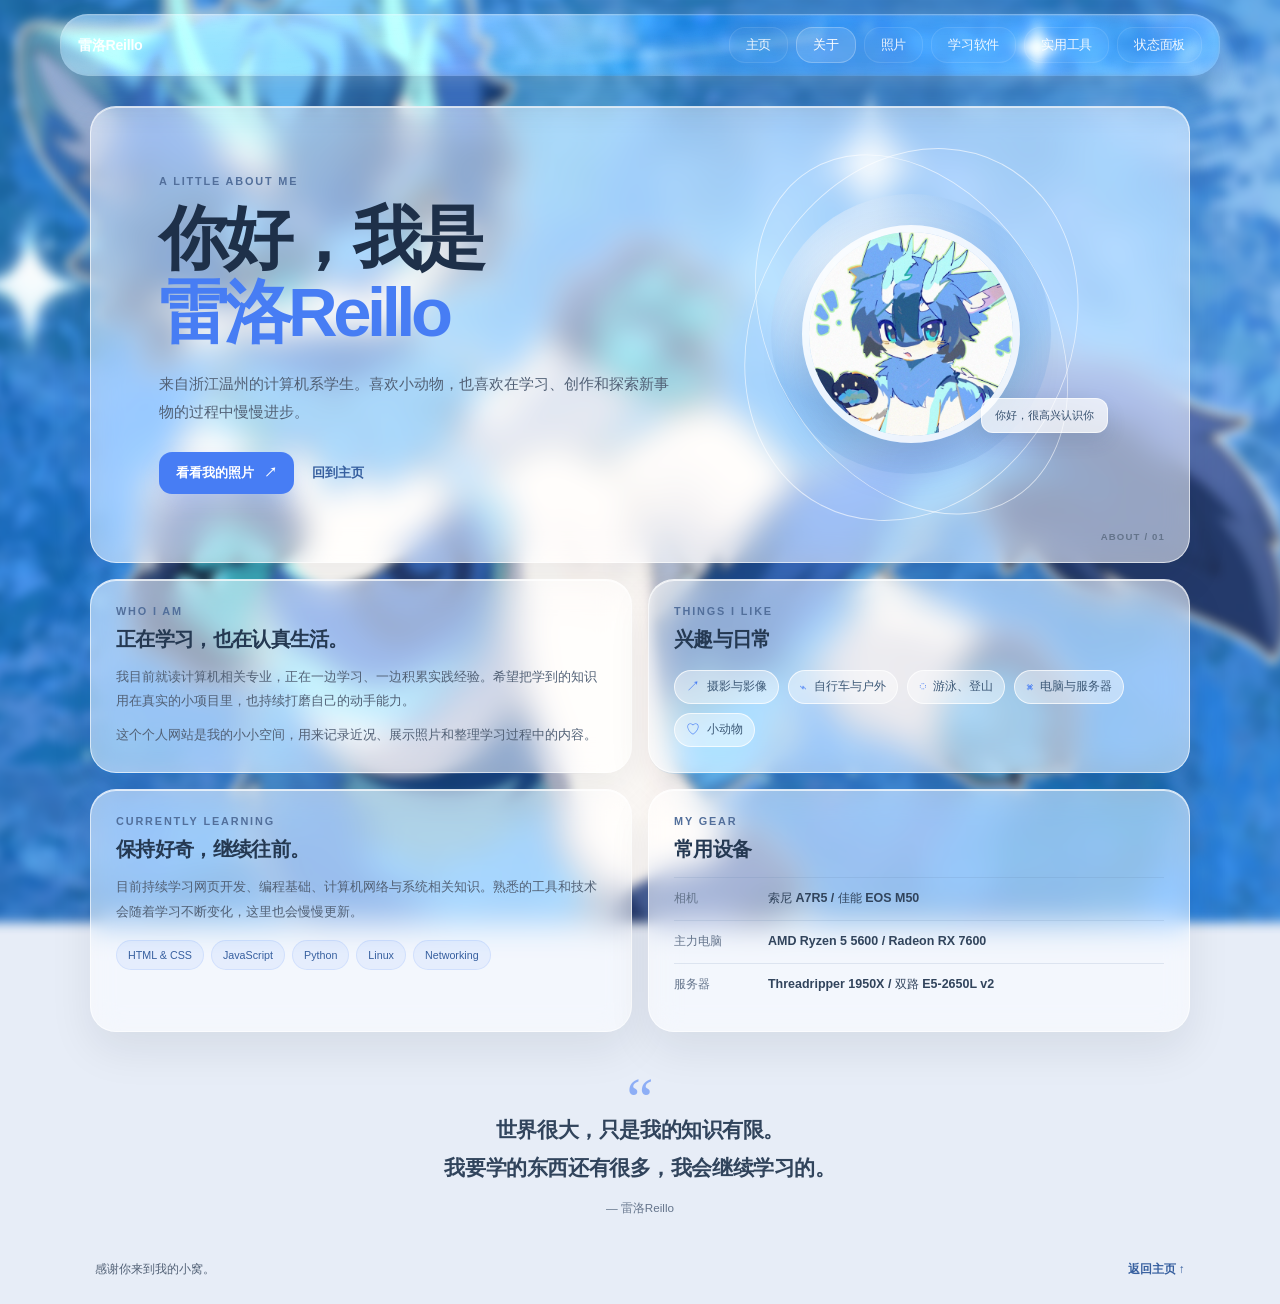
<file: about.html>
<!DOCTYPE html>
<html lang="zh-CN">
<head>
    <meta charset="UTF-8">
    <meta name="viewport" content="width=device-width, initial-scale=1">
    <meta name="description" content="关于雷洛Reillo：一名来自温州的计算机系学生，喜欢摄影、户外活动与探索技术。">
    <meta name="keywords" content="关于雷洛,雷洛Reillo,个人介绍,计算机,摄影">
    <meta name="author" content="雷洛Reillo">
    <link rel="preload" href="assets/bg.webp" as="image">
    <link rel="stylesheet" href="css/about.css">
    <link rel="stylesheet" href="css/site-navigation.css">
    <link rel="shortcut icon" href="assets/favicon.png">
    <title>关于 - 雷洛Reillo</title>
</head>
<body>
    <main class="about-shell">
        <header class="site-nav">
            <a class="site-nav-brand" href="index.html">雷洛Reillo</a>
            <nav aria-label="主导航">
                <ul class="site-nav-links">
                    <li><a class="site-nav-link" href="index.html">主页</a></li>
                    <li><a class="site-nav-link" href="about.html" aria-current="page">关于</a></li>
                    <li><a class="site-nav-link" href="photos.html">照片</a></li>
                    <li><a class="site-nav-link" href="software.html">学习软件</a></li>
                    <li><a class="site-nav-link" href="tools.html">实用工具</a></li>
                    <li><a class="site-nav-link" href="status.html">状态面板</a></li>
                </ul>
            </nav>
        </header>

        <section class="about-hero glass-panel" aria-labelledby="about-title">
            <div class="hero-copy">
                <p class="eyebrow">A LITTLE ABOUT ME</p>
                <h1 id="about-title">你好，我是<br><span>雷洛Reillo</span></h1>
                <p class="hero-description">来自浙江温州的计算机系学生。喜欢小动物，也喜欢在学习、创作和探索新事物的过程中慢慢进步。</p>
                <div class="hero-actions">
                    <a class="primary-link" href="photos.html">看看我的照片 <span aria-hidden="true">↗</span></a>
                    <a class="text-link" href="index.html">回到主页</a>
                </div>
            </div>
            <div class="profile-art">
                <div class="profile-orbit orbit-one"></div>
                <div class="profile-orbit orbit-two"></div>
                <img src="assets/avatra.webp" alt="雷洛Reillo的头像">
                <span class="profile-caption">你好，很高兴认识你</span>
            </div>
            <span class="hero-index">ABOUT / 01</span>
        </section>

        <section class="about-grid" aria-label="个人介绍">
            <article class="glass-panel info-card intro-card">
                <p class="eyebrow">WHO I AM</p>
                <h2>正在学习，也在认真生活。</h2>
                <p>我目前就读计算机相关专业，正在一边学习、一边积累实践经验。希望把学到的知识用在真实的小项目里，也持续打磨自己的动手能力。</p>
                <p>这个个人网站是我的小小空间，用来记录近况、展示照片和整理学习过程中的内容。</p>
            </article>

            <article class="glass-panel info-card interests-card">
                <p class="eyebrow">THINGS I LIKE</p>
                <h2>兴趣与日常</h2>
                <div class="interest-list">
                    <span><i aria-hidden="true">↗</i>摄影与影像</span>
                    <span><i aria-hidden="true">⌁</i>自行车与户外</span>
                    <span><i aria-hidden="true">◌</i>游泳、登山</span>
                    <span><i aria-hidden="true">⌘</i>电脑与服务器</span>
                    <span><i aria-hidden="true">♡</i>小动物</span>
                </div>
            </article>

            <article class="glass-panel info-card learning-card">
                <p class="eyebrow">CURRENTLY LEARNING</p>
                <h2>保持好奇，继续往前。</h2>
                <p>目前持续学习网页开发、编程基础、计算机网络与系统相关知识。熟悉的工具和技术会随着学习不断变化，这里也会慢慢更新。</p>
                <div class="skill-tags" aria-label="正在接触的技术">
                    <span>HTML &amp; CSS</span><span>JavaScript</span><span>Python</span><span>Linux</span><span>Networking</span>
                </div>
            </article>

            <article class="glass-panel info-card gear-card">
                <p class="eyebrow">MY GEAR</p>
                <h2>常用设备</h2>
                <dl>
                    <div><dt>相机</dt><dd>索尼 A7R5 / 佳能 EOS M50</dd></div>
                    <div><dt>主力电脑</dt><dd>AMD Ryzen 5 5600 / Radeon RX 7600</dd></div>
                    <div><dt>服务器</dt><dd>Threadripper 1950X / 双路 E5-2650L v2</dd></div>
                </dl>
            </article>
        </section>

        <section class="about-quote" aria-label="个人寄语">
            <span aria-hidden="true">“</span>
            <p>世界很大，只是我的知识有限。<br>我要学的东西还有很多，我会继续学习的。</p>
            <span class="quote-caption">— 雷洛Reillo</span>
        </section>

        <footer class="about-footer">
            <span>感谢你来到我的小窝。</span>
            <a href="index.html">返回主页 ↑</a>
        </footer>
    </main>
</body>
</html>
</file>
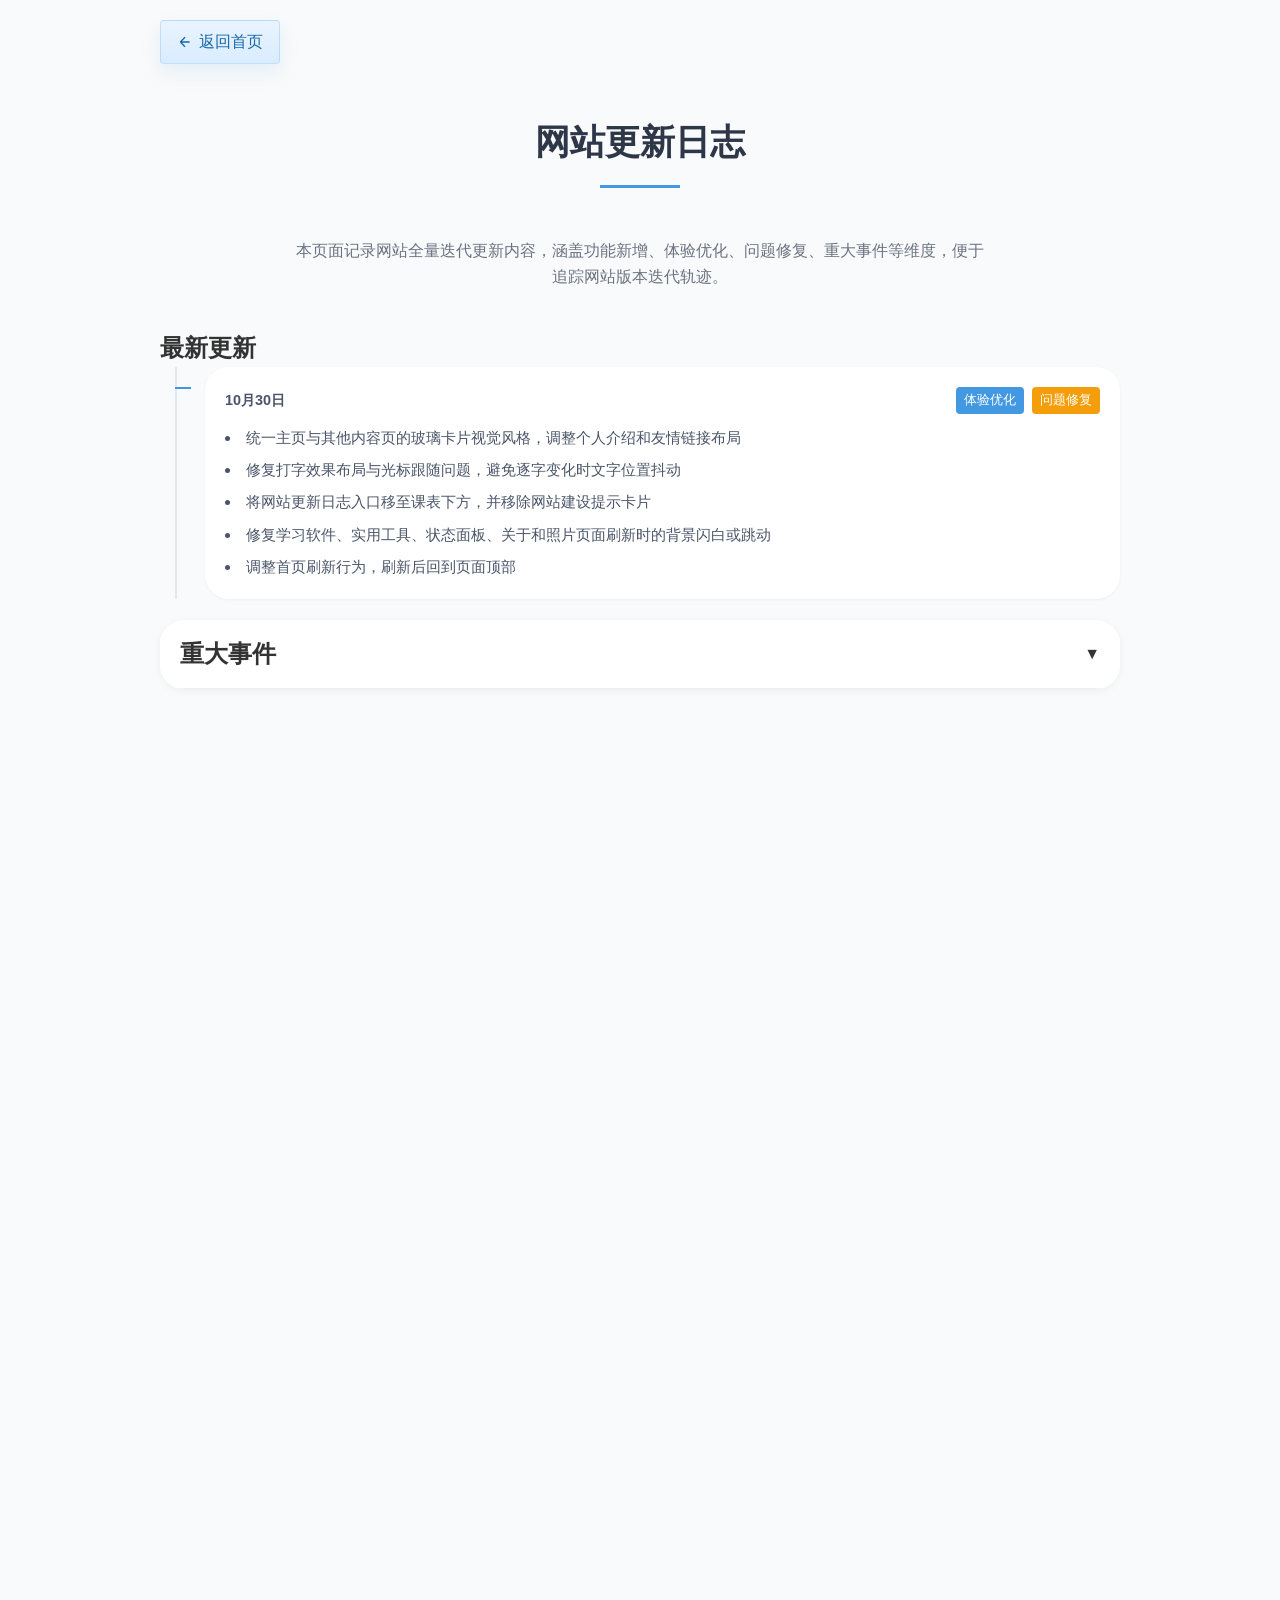
<file: changelog.html>
<!DOCTYPE html>
<html lang="zh-CN">
<head>
    <meta charset="UTF-8">
    <meta name="viewport" content="width=device-width, initial-scale=1.0">
    <title>雷洛Reillo的网站更新日志</title>
    <link rel="stylesheet" href="css/loader.css">
    <link rel="stylesheet" href="css/changelog.css">
    <script src="js/loader-container.js"></script> <!-- 加载动画脚本 -->
    <script src="js/changelog-fadeUp.js"></script>
</head>
<body>
    <!-- 加载动画界面 -->
    <div class="loader-container">
        <div class="loader-panel" aria-label="加载页">
            <p class="loader-eyebrow">LOADING</p>
            <h1 class="loader-title">加载中</h1>
            <p class="loader-subtext">正在准备更新日志内容与资源，请稍候。</p>

            <div class="loader-footer-note">正在进入更新日志</div>
        </div>
    </div>

    <a href="index.html" class="back-to-home">
        <svg width="16" height="16" viewBox="0 0 24 24" fill="none" stroke="currentColor" stroke-width="2">
            <path d="M19 12H5M5 12l7 7M5 12l7-7"/>
        </svg>
        返回首页
    </a>

    <h1 class="page-title">网站更新日志</h1>
    
    <p class="intro">本页面记录网站全量迭代更新内容，涵盖功能新增、体验优化、问题修复、重大事件等维度，便于追踪网站版本迭代轨迹。</p>

    <!-- 最新更新区域 -->
    <div class="latest-update">
        <h2 class="section-title">最新更新</h2>
        <div class="changelog-container latest-container" id="latestContainer"></div>
    </div>

    <!-- 重大事件区域 -->
    <div class="major-events">
        <div class="major-toggle-container">
            <h2 class="section-title">重大事件</h2>
            <span class="toggle-icon">▼</span>
        </div>
        <div class="major-content" id="majorContent">
            <div class="changelog-container major-container">
                <div class="year-section">
                    <h2 class="year-title">2026年</h2>

                    <div class="month-section">
                        <h3 class="month-title">9月</h3>
                        <div class="event-item">
                            <div class="update-header">
                                <span class="update-date" style="color: red;">9月25日</span>
                                <div class="update-tags">
                                    <span class="tag major">重要</span>
                                </div>
                            </div>
                            <ul class="update-content">
                                <li style="color: red;">网站项目正式上线 GitHub 仓库，支持版本管理与持续更新</li>
                            </ul>
                        </div>
                    </div>
                </div>

                <div class="year-section">
                    <h2 class="year-title">2025年</h2>

                    <div class="month-section">
                        <h3 class="month-title">11月</h3>
                        <div class="event-item">
                            <div class="update-header">
                                <span class="update-date" style="color: red;">11月18日</span>
                                <div class="update-tags">
                                    <span class="tag major">重要</span>
                                </div>
                            </div>
                            <ul class="update-content">
                                <li style="color: red;">因Cloudflare全球网络服务异常，导致网站短时无法访问</li>
                            </ul>
                        </div>
                    </div>

                    <div class="month-section">
                        <h3 class="month-title">10月</h3>
                        <div class="event-item">
                            <div class="update-header">
                                <span class="update-date">10月25日</span>
                                <div class="update-tags">
                                    <span class="tag major">重要</span>
                                </div>
                            </div>
                            <ul class="update-content">
                                <li>网站正式上线，发布V1.0初始版本</li>
                                <li>完成核心功能模块开发、测试及上线验收</li>
                            </ul>
                        </div>
                    </div>
                </div>
            </div>
        </div>
    </div>

    <!-- 历史更新区域（核心修改：2026年移至2025年上方） -->
    <div class="history-updates">
        <div class="history-toggle-container">
            <h2 class="section-title">历史更新</h2>
            <span class="toggle-icon">▼</span>
        </div>
        <div class="history-content" id="historyContent">
            <div class="changelog-container history-container">
                <!-- 2026年更新记录（移至顶部，倒序首位） -->
                <div class="year-section">
                    <h2 class="year-title">2026年</h2>

                    <!-- 10月 -->
                    <div class="month-section">
                        <h3 class="month-title">10月</h3>
                        <div class="update-item" data-update-date="2026-10-30" data-type="actual">
                            <div class="update-header">
                                <span class="update-date">10月30日</span>
                                <div class="update-tags">
                                    <span class="tag optimize">体验优化</span>
                                    <span class="tag fix">问题修复</span>
                                </div>
                            </div>
                            <ul class="update-content">
                                <li>统一主页与其他内容页的玻璃卡片视觉风格，调整个人介绍和友情链接布局</li>
                                <li>修复打字效果布局与光标跟随问题，避免逐字变化时文字位置抖动</li>
                                <li>将网站更新日志入口移至课表下方，并移除网站建设提示卡片</li>
                                <li>修复学习软件、实用工具、状态面板、关于和照片页面刷新时的背景闪白或跳动</li>
                                <li>调整首页刷新行为，刷新后回到页面顶部</li>
                            </ul>
                        </div>
                        <div class="update-item" data-update-date="2026-10-24" data-type="actual">
                            <div class="update-header">
                                <span class="update-date">10月24日</span>
                                <div class="update-tags">
                                    <span class="tag optimize">体验优化</span>
                                    <span class="tag fix">问题修复</span>
                                </div>
                            </div>
                            <ul class="update-content">
                                <li>修复课表横竖网格线显示，调整为每两节显示一条横向分隔线</li>
                                <li>统一近期行程表格与课表的配色、宽度和网格样式</li>
                                <li>增加近期行程表格下方留白，优化容器间距</li>
                            </ul>
                        </div>
                        <div class="update-item" data-update-date="2026-10-13" data-type="actual">
                            <div class="update-header">
                                <span class="update-date">10月13日</span>
                                <div class="update-tags">
                                    <span class="tag new">功能新增</span>
                                    <span class="tag optimize">体验优化</span>
                                    <span class="tag fix">问题修复</span>
                                </div>
                            </div>
                            <ul class="update-content">
                                <li>统一各页面加载动画为与首页一致的进度条式加载页</li>
                                <li>修复更新日志页面加载卡住的问题，避免旧版加载结构与脚本不兼容</li>
                                <li>抽出共享加载页样式，减少各页面之间的加载动画差异</li>
                                <li>同步更新 404、照片墙、状态面板和加载预览页的加载展示</li>
                                <li>统一更新日志各主要容器圆角样式，优化折叠区与条目收口效果</li>
                                <li>调整「返回首页」按钮与使用说明的配色和字体，使视觉风格保持一致</li>
                                <li>统一返回首页与历史更新的左侧对齐间距，修正按钮与标题的横向对齐</li>
                                <li>修复重大事件与历史更新展开内容被固定高度截断的问题，改为按实际内容高度展开</li>
                                <li>将重大事件板块改为与历史更新一致的年/月分组结构，统一信息层级</li>
                                <li>修正重大事件标题栏与内容区底色层级，避免白底与灰底显示反转</li>
                            </ul>
                        </div>
                        <div class="update-item" data-update-date="2026-10-04" data-type="actual">
                            <div class="update-header">
                                <span class="update-date">10月04日</span>
                                <div class="update-tags">
                                    <span class="tag new">功能新增</span>
                                    <span class="tag optimize">体验优化</span>
                                    <span class="tag fix">问题修复</span>
                                </div>
                            </div>
                            <ul class="update-content">
                                <li>重做首页加载页，改为进度条式加载并加入淡出过渡</li>
                                <li>补充首页入场动画，让内容从加载态平滑展开</li>
                                <li>优化技术栈展示区样式，统一为更接近 Apple 的圆角卡片风格</li>
                                <li>调整技术栈等级与分类容器的层级，改善移动端错位问题</li>
                                <li>强化头像与站点小图标阴影，提升页面层次感</li>
                            </ul>
                        </div>
                    </div>

                    <!-- 9月 -->
                    <div class="month-section">
                        <h3 class="month-title">9月</h3>
                        <div class="update-item" data-update-date="2026-09-25" data-type="actual">
                            <div class="update-header">
                                <span class="update-date">9月25日</span>
                                <div class="update-tags">
                                    <span class="tag new">功能新增</span>
                                    <span class="tag optimize">体验优化</span>
                                    <span class="tag fix">问题修复</span>
                                </div>
                            </div>
                            <ul class="update-content">
                                <li style="color: red;">网站项目正式上线 GitHub 仓库：<a href="https://github.com/Reillo0130/Reillo-Personal-Website" target="_blank" rel="noopener noreferrer">Reillo-Personal-Website</a></li>
                                <li>新增每周课表展示，按周一至周日和节次整理课程安排</li>
                                <li>新增基于现实星期、时间段和节次的当前课程自动高亮</li>
                                <li>当前有课时显示蓝色高亮，无课时显示普通短横线</li>
                                <li>当前无课节次显示“无课”并保留“进行中”状态提示</li>
                                <li>新增周末、节假日和连续休息日课程处理逻辑</li>
                                <li>节假日当天课程自动替换为短横线，当前节次状态同步更新</li>
                                <li>课表底部新增“有课 / 无课”状态胶囊和节假日说明</li>
                                <li>统一近期行程、课表和友情链接的标题与分隔线样式</li>
                                <li>统一页面内容容器圆角，调整为更接近 Apple 风格的圆角卡片</li>
                                <li>迭代首页导航栏 Liquid Glass 效果，加入透明背景、边缘反射和柔和折射质感</li>
                                <li>修正导航栏 Logo 与导航按钮的字体、位置和视觉层级</li>
                                <li>将导航栏及其内部按钮调整为更接近 Apple 风格的连续圆角样式</li>
                                <li>优化页面容器底部留白，改善课表圆角与表格之间的间距</li>
                                <li>重做 404 页面，使其与首页保持一致的玻璃卡片和背景风格</li>
                                <li>将 404 页面样式拆分至 css/404.css，修复桌面端导航栏和错误卡片的居中定位</li>
                            </ul>
                        </div>
                    </div>
                    
                    <!-- 2月 -->
                    <div class="month-section">
                        <h3 class="month-title">2月</h3>
<div class="update-item" data-update-date="2026-02-01" data-type="actual">
    <div class="update-header">
        <span class="update-date">2月01日</span>
        <div class="update-tags">
            <span class="tag optimize">架构优化</span>
            <span class="tag fix">问题修复</span>
            <span class="tag new">功能新增</span>
        </div>
    </div>
    <ul class="update-content">
        <li>修复HTML结构嵌套异常问题（month-section/year-section标签未闭合/层级错位）</li>
        <li>移除冗余&lt;br&gt;标签，统一页面排版规范，提升代码可维护性</li>
        <li>优化DOM结构层级设计，强化代码语义化特性</li>
        <li>重构changelog.js业务逻辑，新增容错处理机制及标准化注释，提升代码健壮性</li>
        <li>统一CSS类名命名及调用规范，保持代码风格一致性</li>
        <!-- fadeUpAnimation.js 相关更新 -->
        <li>新增fadeUpAnimation.js动画脚本文件，实现页面元素渐入动效</li>
        <li>集成fadeUpAnimation动效至更新日志各核心模块，提升视觉体验</li>
        <li>优化fadeUpAnimation动画执行参数，适配多终端屏幕尺寸展示效果</li>
        <li>修正历史更新板块年份展示顺序，调整为倒序排列（最新年份在前），符合日志浏览规范</li>
        <!-- changelog专属动画新增/修复记录 -->
        <li>新增changelog.html专属动画脚本changelog-fadeUp.js，为页面核心元素实现从下往上渐入动效</li>
        <li>优化changelog-fadeUp.js动画覆盖范围，纳入h1/h2/h3标题、所有p标签及页面核心模块</li>
        <li>修复p class="intro"标签渐入动画未生效问题，通过精准类名匹配确保动画正常触发</li>
        <!-- changelog跳转容器优化 -->
        <li>修复加载动画在页面加载完成后未及时隐藏的问题，优化loader-container销毁逻辑</li>
        <li>新增changelog.html在index.html的页面跳转优化</li>
    </ul>
</div>
                    </div>
                </div>

                <!-- 2025年更新记录（移至2026年下方，倒序第二位） -->
                <div class="year-section">
                    <h2 class="year-title">2025年</h2>
                    
                    <!-- 12月 -->
                    <div class="month-section">
                        <h3 class="month-title">12月</h3>
                        <div class="update-item" data-update-date="2025-12-08" data-type="actual">
                            <div class="update-header">
                                <span class="update-date">12月08日</span>
                                <div class="update-tags">
                                    <span class="tag new">功能新增</span>
                                </div>
                            </div>
                            <ul class="update-content">
                                <li>新增行程规划模块「已完成（completed）」状态标识</li>
                                <li>迭代行程规划状态枚举值，完善状态管理逻辑</li>
                            </ul>
                        </div>
                    </div>

                    <!-- 11月 -->
                    <div class="month-section">
                        <h3 class="month-title">11月</h3>
                        <div class="update-item" data-update-date="2025-11-20" data-type="actual">
                            <div class="update-header">
                                <span class="update-date">11月20日</span>
                                <div class="update-tags">
                                    <span class="tag optimize">体验优化</span>
                                </div>
                            </div>
                            <ul class="update-content">
                                <li>优化更新日志模块「重大事件/历史更新」折叠/展开动画过渡效果，提升交互流畅度</li>
                            </ul>
                        </div>
                        <div class="update-item" data-update-date="2025-11-19" data-type="actual">
                            <div class="update-header">
                                <span class="update-date">11月19日</span>
                                <div class="update-tags">
                                    <span class="tag new">功能新增</span>
                                </div>
                            </div>
                            <ul class="update-content">
                                <li>新增更新日志页面「返回首页」快捷导航按钮</li>
                            </ul>
                        </div>
                        <div class="update-item" data-update-date="2025-11-18" data-type="actual">
                            <div class="update-header">
                                <span class="update-date">11月18日</span>
                                <div class="update-tags">
                                    <span class="tag new">功能新增</span>
                                    <span class="tag optimize">体验优化</span>
                                    <span class="tag fix">问题修复</span>
                                    <span class="tag del">功能移除</span>
                                </div>
                            </div>
                            <ul class="update-content">
                                <li>移除container1侧边箭头跳转按钮，简化视觉层级</li>
                                <li>新增container1内部向下跳转按钮，优化操作路径</li>
                                <li>修正container1模块文案表述，提升内容准确性</li>
                                <li>重构近期行程表展示样式，优化为表格布局提升可读性</li>
                                <li>新增更新日志核心文件：changelog.html / changelog.css / changelog.js</li>
                            </ul>
                        </div>
                    </div>

                    <!-- 10月 -->
                    <div class="month-section">
                        <h3 class="month-title">10月</h3>
                        <div class="update-item" data-update-date="2025-10-25" data-type="actual">
                            <div class="update-header">
                                <span class="update-date">10月25日</span>
                                <div class="update-tags">
                                    <span class="tag new">版本发布</span>
                                </div>
                            </div>
                            <ul class="update-content">
                                <li>发布网站V1.0初始版本，包含核心展示及交互功能</li>
                            </ul>
                        </div>
                    </div>
                </div>
            </div>
        </div>
    </div>

    <!-- 更新规划区域 -->
    <div class="plan-updates">
        <h2 class="section-title">更新规划</h2>
        <div class="changelog-container plan-container">
            <div class="month-section">
                <div class="update-item">
                    <div class="update-header">
                        <span class="update-date">规划中</span>
                        <div class="update-tags">
                            <span class="tag plan">迭代规划</span>
                        </div>
                    </div>
                    <ul class="update-content">
                        <li>空容器模块规划新增快捷导航栏，优化页面跳转效率</li>
                        <li>照片墙功能模块开发及上线</li>
                        <li>规划新增日历组件、历史行程表、排班表等核心功能模块</li>
                    </ul>
                </div>
            </div>
        </div>
    </div>

    <!-- 使用说明区域 -->
    <div class="usage-note">
        <h3>使用说明</h3>
        <ol>
            <li>「最新更新/历史更新」板块仅展示已完成的实际迭代内容</li>
            <li>「更新规划」板块独立展示待迭代功能，与已完成日志分离管理</li>
            <li>「重大事件」板块记录网站里程碑式变更，支持折叠/展开交互</li>
            <li>所有更新内容按“年-月-日”倒序排列，新增内容自动同步至「最新更新」板块</li>
        </ol>
    </div>

    <!-- 引入动画及日志脚本 -->
    <script src="js/fadeUpAnimation.js"></script>
    <script src="js/changelog.js"></script>
</body>
</html>
</file>
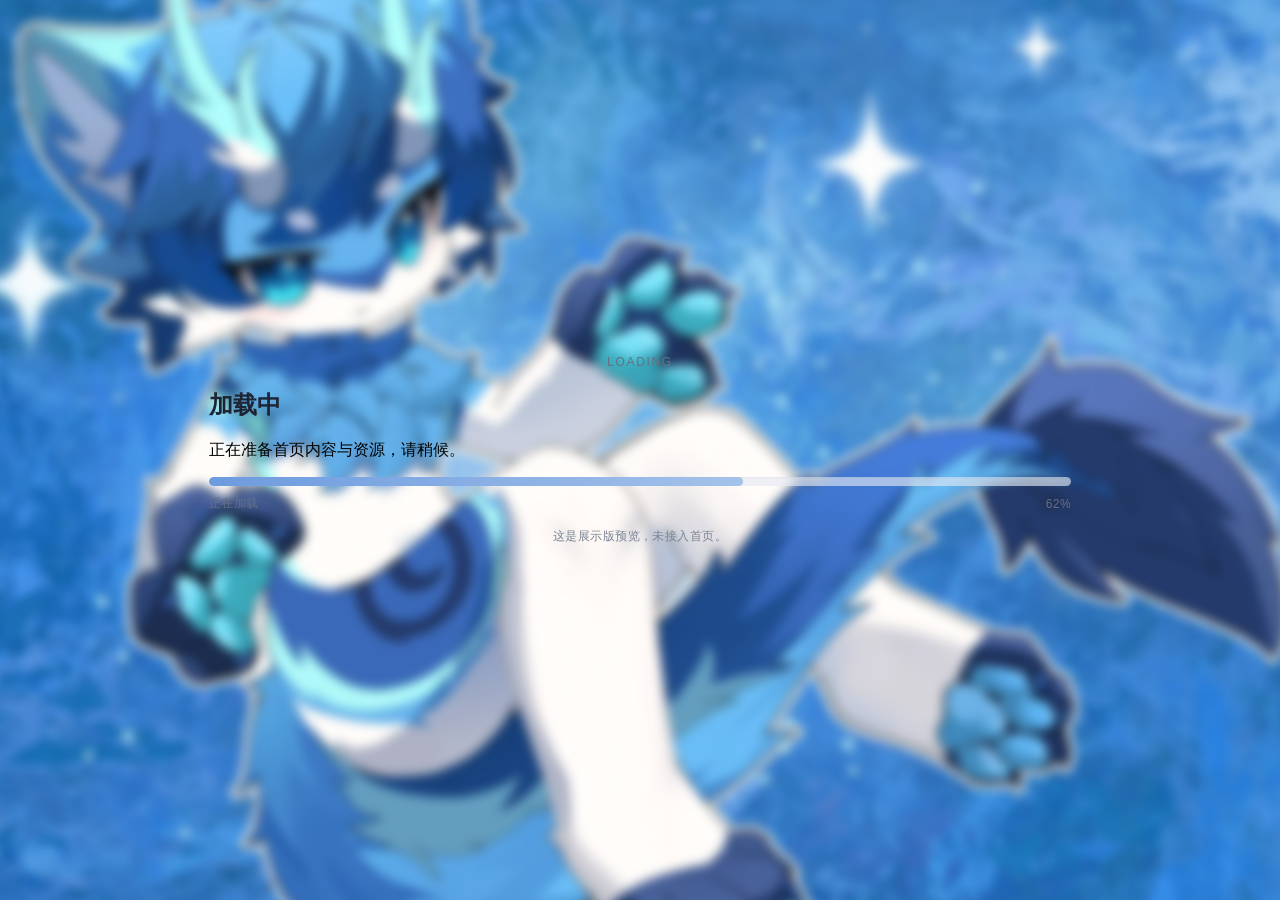
<file: loading-preview.html>
<!DOCTYPE html>
<html lang="zh-CN">
<head>
    <meta charset="UTF-8">
    <meta name="viewport" content="width=device-width, initial-scale=1.0">
    <title>加载页展示版</title>
    <link rel="stylesheet" href="css/loader.css">
    <style>
        :root {
            color-scheme: light;
            --bg-1: #f3f6fb;
            --bg-2: #e7edf7;
            --bg-3: #fbfcfe;
            --text: #1d2433;
            --muted: #667084;
            --accent: #4b84d8;
            --accent-2: #8ab1e4;
        }

        * {
            box-sizing: border-box;
        }

        html, body {
            width: 100%;
            height: 100%;
            margin: 0;
            font-family: -apple-system, BlinkMacSystemFont, "SF Pro Display", "SF Pro Text", "PingFang SC", "Hiragino Sans GB", "Microsoft YaHei", sans-serif;
            overflow: hidden;
            background-color: #e7edf7;
            background:
                linear-gradient(rgba(255, 255, 255, 0.30), rgba(255, 255, 255, 0.30)),
                url("assets/bg.webp") center center / cover no-repeat fixed,
                radial-gradient(circle at 18% 20%, rgba(138, 177, 228, 0.14), transparent 28%),
                radial-gradient(circle at 82% 16%, rgba(75, 132, 216, 0.10), transparent 26%),
                linear-gradient(135deg, var(--bg-1) 0%, var(--bg-2) 48%, var(--bg-3) 100%);
        }

        body {
            position: relative;
        }

        body::before {
            content: "";
            position: fixed;
            top: 0;
            left: 0;
            width: 100%;
            height: 100%;
            background-image: url("assets/bg.webp");
            background-repeat: no-repeat;
            background-size: cover;
            background-position: center;
            filter: blur(5px);
            transform: scale(1.05);
            transform-origin: center;
            pointer-events: none;
            z-index: 0;
            will-change: transform, filter;
            contain: layout paint;
        }

        .preview-stage {
            position: relative;
            z-index: 1;
            width: 100%;
            height: 100%;
            display: grid;
            place-items: center;
            padding: 24px;
        }

        .preview-card {
            max-width: 100%;
            width: 70%;
            min-width: 200px;
            margin: 0 auto;
            opacity: 0;
            animation: preview-card-fade 0.45s ease forwards;
        }

        .eyebrow {
            margin: 0 0 10px;
            color: var(--muted);
            font-size: 12px;
            font-weight: 500;
            letter-spacing: 0.14em;
            text-align: center;
        }

        .title {
    <script src="js/loader-container.js"></script>
            margin: 0;
            color: var(--text);
    <div class="loader-container">
        <div class="loader-panel" aria-label="加载页">
            <p class="loader-eyebrow">LOADING</p>
            <h1 class="loader-title">加载中</h1>
            <p class="loader-subtext">这里展示和首页相同的加载动画样式。</p>

            <div class="loader-progress-wrap" aria-label="加载进度">
                <div class="loader-progress-track">
                    <div class="loader-progress-fill"></div>
                </div>
                <div class="loader-progress-meta">
                    <span>正在加载</span>
                    <span>62%</span>
                </div>
            </div>

            <div class="loader-footer-note">加载页展示版</div>
        </div>
    </div>
            opacity: 0;
            transform: translateY(6px);
            animation: loader-progress-fade 0.45s ease 0.12s forwards;
        }

        .progress-track {
            width: 100%;
            height: 9px;
            border-radius: 999px;
            background: rgba(228, 234, 242, 0.64);
            overflow: hidden;
            box-shadow: inset 0 1px 2px rgba(31, 41, 55, 0.05);
        }

        .progress-fill {
            width: 62%;
            height: 100%;
            border-radius: inherit;
            background: linear-gradient(90deg, rgba(75, 132, 216, 0.78), rgba(138, 177, 228, 0.72));
            box-shadow: 0 6px 14px rgba(75, 132, 216, 0.08);
            background-color: #e7edf7; /* 页面背景色与主背景一致，避免闪白 */
        }

        .progress-meta {
            display: flex;
            justify-content: space-between;
            align-items: center;
            margin-top: 9px;
            color: var(--muted);
            font-size: 12px;
            letter-spacing: 0.04em;
        }

        .footer-note {
            margin-top: 16px;
            text-align: center;
            color: #7a8494;
            font-size: 12px;
            letter-spacing: 0.04em;
        }

        @keyframes preview-card-fade {
            from {
                opacity: 0;
                transform: translateY(6px);
            }

            to {
                opacity: 1;
                transform: translateY(0);
            }
        }

        @keyframes loader-progress-fade {
            from {
                opacity: 0;
                transform: translateY(6px);
            }
            to {
                opacity: 1;
                transform: translateY(0);
            }
        }

        @media (max-width: 480px) {
            .preview-card {
                width: 90%;
                padding: 22px 0 28px;
                border-radius: 22px;
            }

            .title {
                font-size: 24px;
            }
        }
    </style>
</head>
<body>
    <main class="preview-stage">
        <section class="preview-card" aria-label="加载页展示版">
            <p class="eyebrow">LOADING</p>
            <h1 class="title">加载中</h1>
            <p class="subtext">正在准备首页内容与资源，请稍候。</p>

            <div class="progress-wrap" aria-label="加载进度">
                <div class="progress-track">
                    <div class="progress-fill"></div>
                </div>
                <div class="progress-meta">
                    <span>正在加载</span>
                    <span>62%</span>
                </div>
            </div>

            <div class="footer-note">这是展示版预览，未接入首页。</div>
        </section>
    </main>
</body>
</html>
</file>
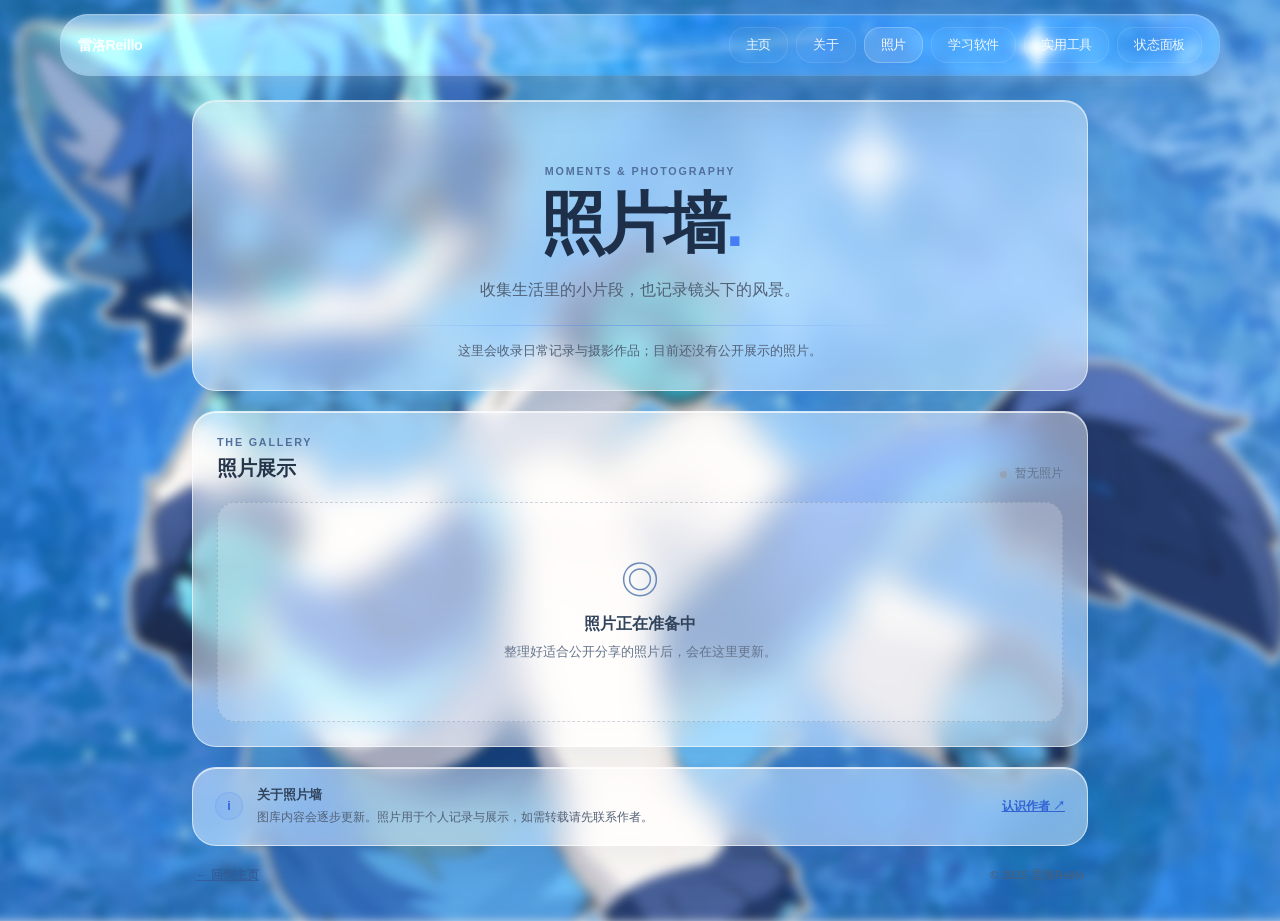
<file: photos.html>
<!DOCTYPE html>
<html lang="zh-CN">
<head>
    <meta charset="UTF-8">
    <meta name="viewport" content="width=device-width, initial-scale=1">
    <meta name="description" content="雷洛Reillo的照片墙，记录日常生活与摄影作品。">
    <meta name="keywords" content="雷洛Reillo,照片墙,摄影,生活记录">
    <meta name="author" content="雷洛Reillo">
    <meta name="robots" content="index,follow">
    <link rel="preload" href="assets/bg.webp" as="image">
    <link rel="stylesheet" href="css/loader.css">
    <link rel="stylesheet" href="css/photos.css">
    <link rel="stylesheet" href="css/site-navigation.css">
    <link rel="shortcut icon" href="assets/favicon.png">
    <script src="js/loader-container.js"></script>
    <title>照片墙 - 雷洛Reillo</title>
</head>
<body>
    <div class="loader-container">
        <div class="loader-panel" aria-label="加载页">
            <p class="loader-eyebrow">LOADING</p>
            <h1 class="loader-title">加载中</h1>
            <p class="loader-subtext">正在准备照片墙内容与资源，请稍候。</p>
            <div class="loader-footer-note">正在进入照片墙</div>
        </div>
    </div>

    <header class="site-nav">
        <a class="site-nav-brand" href="index.html">雷洛Reillo</a>
        <nav aria-label="主导航">
            <ul class="site-nav-links">
                <li><a class="site-nav-link" href="index.html">主页</a></li>
                <li><a class="site-nav-link" href="about.html">关于</a></li>
                <li><a class="site-nav-link" href="photos.html" aria-current="page">照片</a></li>
                <li><a class="site-nav-link" href="software.html">学习软件</a></li>
                <li><a class="site-nav-link" href="tools.html">实用工具</a></li>
                <li><a class="site-nav-link" href="status.html">状态面板</a></li>
            </ul>
        </nav>
    </header>

    <main class="photos-shell">
        <section class="photos-intro glass-card" aria-labelledby="photos-title">
            <p class="eyebrow">MOMENTS &amp; PHOTOGRAPHY</p>
            <h1 id="photos-title">照片墙<span>.</span></h1>
            <p class="intro-copy">收集生活里的小片段，也记录镜头下的风景。</p>
            <div class="intro-divider" aria-hidden="true"></div>
            <p class="intro-note">这里会收录日常记录与摄影作品；目前还没有公开展示的照片。</p>
        </section>

        <section class="gallery glass-card" aria-labelledby="gallery-title">
            <div class="section-heading gallery-heading">
                <div>
                    <p class="eyebrow">THE GALLERY</p>
                    <h2 id="gallery-title">照片展示</h2>
                </div>
                <span class="gallery-status"><i aria-hidden="true"></i>暂无照片</span>
            </div>

            <div class="gallery-empty-state" role="status">
                <span class="gallery-empty-icon" aria-hidden="true">◎</span>
                <h3>照片正在准备中</h3>
                <p>整理好适合公开分享的照片后，会在这里更新。</p>
            </div>
        </section>

        <aside class="usage-note glass-card">
            <span class="note-icon" aria-hidden="true">i</span>
            <div><h2>关于照片墙</h2><p>图库内容会逐步更新。照片用于个人记录与展示，如需转载请先联系作者。</p></div>
            <a href="about.html">认识作者 <span aria-hidden="true">↗</span></a>
        </aside>

        <footer class="photos-footer"><a href="index.html">← 回到主页</a><span>© 2025 雷洛Reillo</span></footer>
    </main>
</body>
</html>
</file>
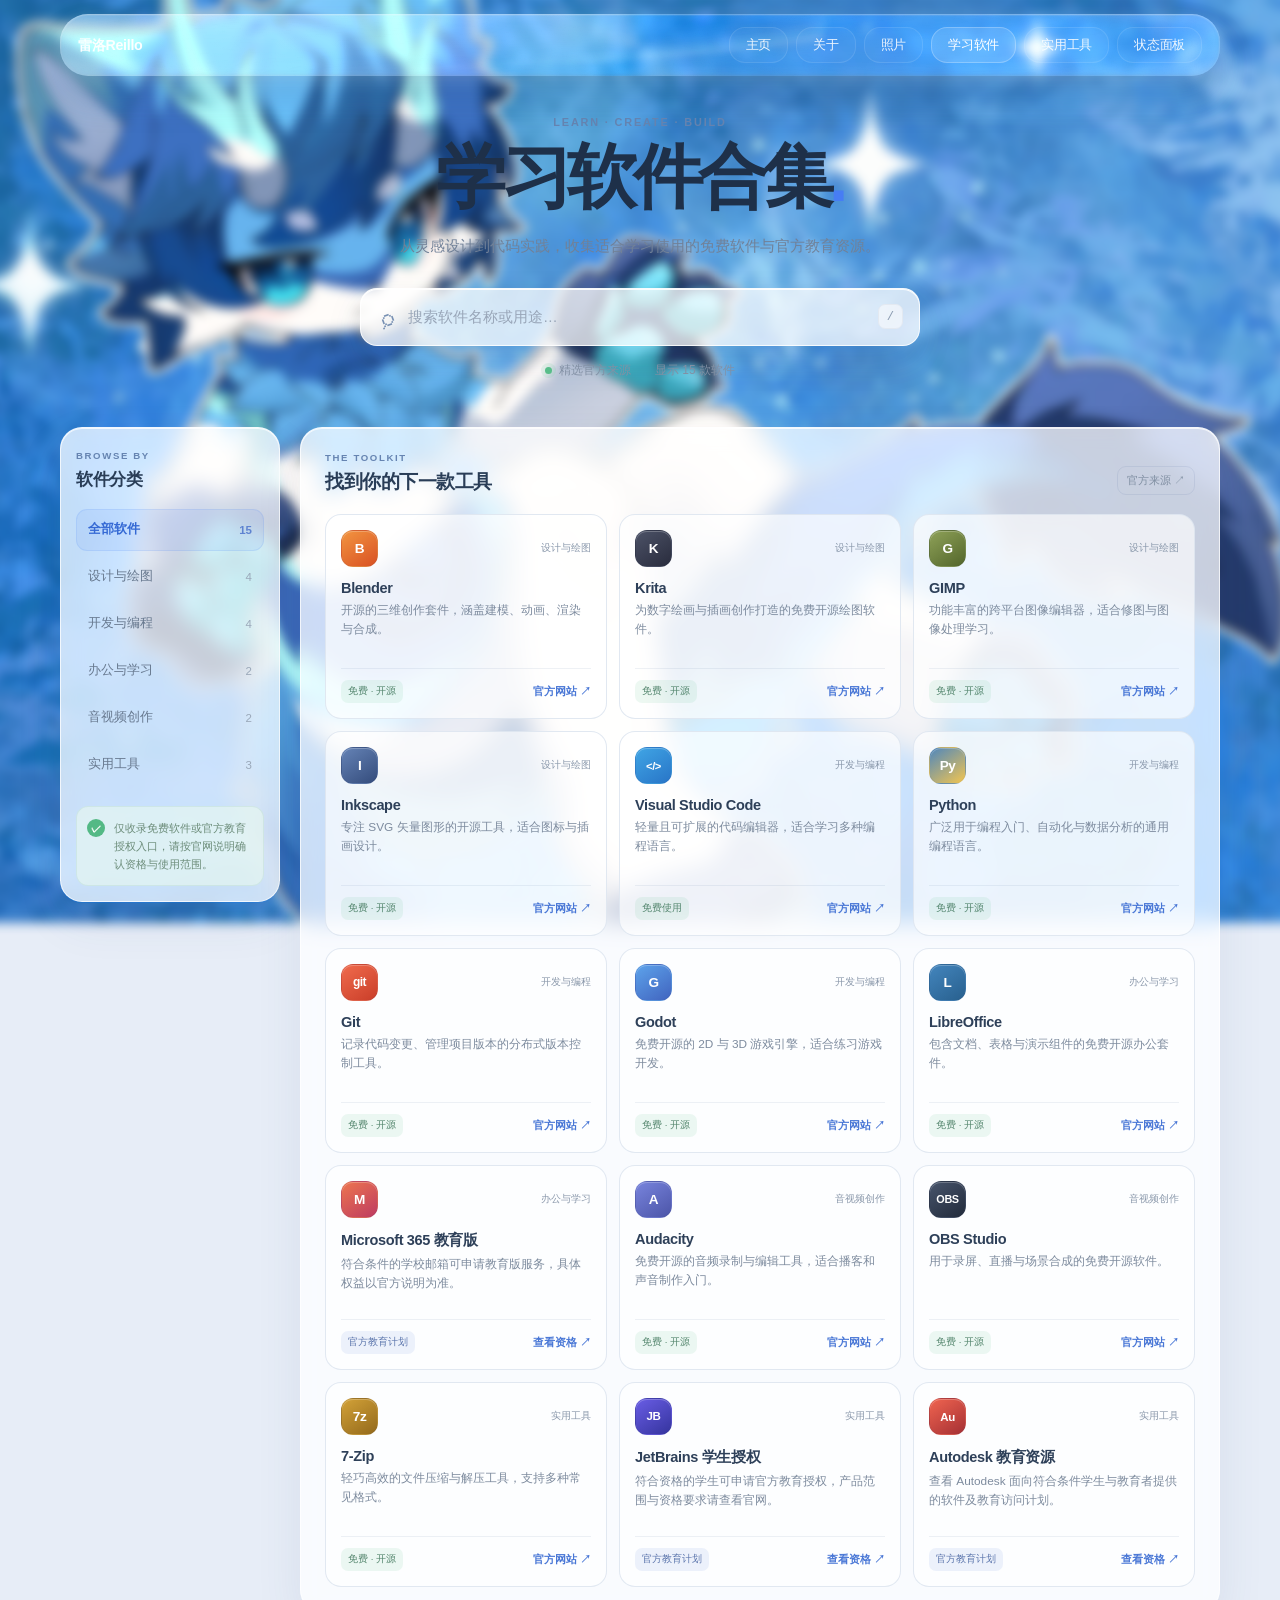
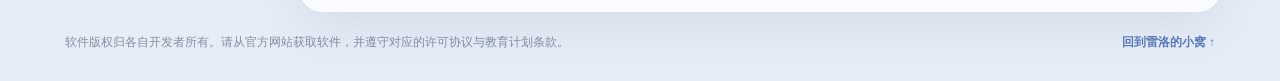
<file: software.html>
<!DOCTYPE html>
<html lang="zh-CN">
<head>
    <meta charset="UTF-8">
    <meta name="viewport" content="width=device-width, initial-scale=1">
    <meta name="description" content="学习软件合集：整理设计、开发、办公与多媒体领域的免费软件和官方教育授权入口。">
    <meta name="keywords" content="学习软件,免费软件,教育授权,软件合集,雷洛Reillo">
    <meta name="author" content="雷洛Reillo">
    <link rel="preload" href="assets/bg.webp" as="image">
    <link rel="stylesheet" href="css/software.css">
    <link rel="stylesheet" href="css/site-navigation.css">
    <link rel="shortcut icon" href="assets/favicon.png">
    <title>学习软件合集 - 雷洛Reillo</title>
    <script src="js/software.js" defer></script>
</head>
<body>
    <main class="software-shell">
        <header class="site-nav">
            <a class="site-nav-brand" href="index.html">雷洛Reillo</a>
            <nav aria-label="主导航">
                <ul class="site-nav-links">
                    <li><a class="site-nav-link" href="index.html">主页</a></li>
                    <li><a class="site-nav-link" href="about.html">关于</a></li>
                    <li><a class="site-nav-link" href="photos.html">照片</a></li>
                    <li><a class="site-nav-link" href="software.html" aria-current="page">学习软件</a></li>
                    <li><a class="site-nav-link" href="tools.html">实用工具</a></li>
                    <li><a class="site-nav-link" href="status.html">状态面板</a></li>
                </ul>
            </nav>
        </header>

        <section class="hero" aria-labelledby="page-title">
            <p class="eyebrow">LEARN · CREATE · BUILD</p>
            <h1 id="page-title">学习软件合集<span class="title-period">.</span></h1>
            <p class="hero-description">从灵感设计到代码实践，收集适合学习使用的免费软件与官方教育资源。</p>

            <label class="search-box">
                <span class="search-icon" aria-hidden="true">⌕</span>
                <span class="visually-hidden">搜索软件</span>
                <input id="software-search" type="search" placeholder="搜索软件名称或用途…" autocomplete="off">
                <kbd>/</kbd>
            </label>

            <div class="hero-meta" aria-label="合集信息">
                <span><i class="meta-dot" aria-hidden="true"></i>精选官方来源</span>
                <span id="results-count" aria-live="polite">共 15 款软件</span>
            </div>
        </section>

        <section class="catalog" aria-label="软件目录">
            <aside class="category-panel">
                <p class="panel-label">BROWSE BY</p>
                <h2>软件分类</h2>
                <div class="category-list" role="group" aria-label="按分类筛选">
                    <button class="category-button active" type="button" data-category="all" aria-pressed="true">
                        <span>全部软件</span><span class="category-count">15</span>
                    </button>
                    <button class="category-button" type="button" data-category="design" aria-pressed="false">
                        <span>设计与绘图</span><span class="category-count">4</span>
                    </button>
                    <button class="category-button" type="button" data-category="development" aria-pressed="false">
                        <span>开发与编程</span><span class="category-count">4</span>
                    </button>
                    <button class="category-button" type="button" data-category="office" aria-pressed="false">
                        <span>办公与学习</span><span class="category-count">2</span>
                    </button>
                    <button class="category-button" type="button" data-category="media" aria-pressed="false">
                        <span>音视频创作</span><span class="category-count">2</span>
                    </button>
                    <button class="category-button" type="button" data-category="tools" aria-pressed="false">
                        <span>实用工具</span><span class="category-count">3</span>
                    </button>
                </div>
                <div class="license-note">
                    <span class="license-icon" aria-hidden="true">✓</span>
                    <p>仅收录免费软件或官方教育授权入口，请按官网说明确认资格与使用范围。</p>
                </div>
            </aside>

            <div class="results-panel">
                <div class="results-heading">
                    <div>
                        <p class="panel-label">THE TOOLKIT</p>
                        <h2>找到你的下一款工具</h2>
                    </div>
                    <span class="sort-label">官方来源 ↗</span>
                </div>

                <div class="software-grid" id="software-grid">
                    <article class="software-card" data-category="design" data-search="Blender 三维建模 动画 渲染 开源 免费">
                        <div class="card-top"><span class="app-icon icon-blender">B</span><span class="card-category">设计与绘图</span></div>
                        <h3>Blender</h3>
                        <p>开源的三维创作套件，涵盖建模、动画、渲染与合成。</p>
                        <div class="card-bottom"><span class="license-tag">免费 · 开源</span><a href="https://www.blender.org/download/" target="_blank" rel="noopener noreferrer" aria-label="访问 Blender 官方下载页">官方网站 <span aria-hidden="true">↗</span></a></div>
                    </article>
                    <article class="software-card" data-category="design" data-search="Krita 数字绘画 插画 绘图 开源 免费">
                        <div class="card-top"><span class="app-icon icon-krita">K</span><span class="card-category">设计与绘图</span></div>
                        <h3>Krita</h3>
                        <p>为数字绘画与插画创作打造的免费开源绘图软件。</p>
                        <div class="card-bottom"><span class="license-tag">免费 · 开源</span><a href="https://krita.org/en/download/" target="_blank" rel="noopener noreferrer" aria-label="访问 Krita 官方下载页">官方网站 <span aria-hidden="true">↗</span></a></div>
                    </article>
                    <article class="software-card" data-category="design" data-search="GIMP 图像编辑 修图 图片 开源 免费">
                        <div class="card-top"><span class="app-icon icon-gimp">G</span><span class="card-category">设计与绘图</span></div>
                        <h3>GIMP</h3>
                        <p>功能丰富的跨平台图像编辑器，适合修图与图像处理学习。</p>
                        <div class="card-bottom"><span class="license-tag">免费 · 开源</span><a href="https://www.gimp.org/downloads/" target="_blank" rel="noopener noreferrer" aria-label="访问 GIMP 官方下载页">官方网站 <span aria-hidden="true">↗</span></a></div>
                    </article>
                    <article class="software-card" data-category="design" data-search="Inkscape 矢量绘图 插画 SVG 开源 免费">
                        <div class="card-top"><span class="app-icon icon-inkscape">I</span><span class="card-category">设计与绘图</span></div>
                        <h3>Inkscape</h3>
                        <p>专注 SVG 矢量图形的开源工具，适合图标与插画设计。</p>
                        <div class="card-bottom"><span class="license-tag">免费 · 开源</span><a href="https://inkscape.org/release/" target="_blank" rel="noopener noreferrer" aria-label="访问 Inkscape 官方下载页">官方网站 <span aria-hidden="true">↗</span></a></div>
                    </article>
                    <article class="software-card" data-category="development" data-search="Visual Studio Code VS Code 代码 编辑器 编程 免费">
                        <div class="card-top"><span class="app-icon icon-vscode">&lt;/&gt;</span><span class="card-category">开发与编程</span></div>
                        <h3>Visual Studio Code</h3>
                        <p>轻量且可扩展的代码编辑器，适合学习多种编程语言。</p>
                        <div class="card-bottom"><span class="license-tag">免费使用</span><a href="https://code.visualstudio.com/Download" target="_blank" rel="noopener noreferrer" aria-label="访问 Visual Studio Code 官方下载页">官方网站 <span aria-hidden="true">↗</span></a></div>
                    </article>
                    <article class="software-card" data-category="development" data-search="Python 编程语言 学习 官方 下载">
                        <div class="card-top"><span class="app-icon icon-python">Py</span><span class="card-category">开发与编程</span></div>
                        <h3>Python</h3>
                        <p>广泛用于编程入门、自动化与数据分析的通用编程语言。</p>
                        <div class="card-bottom"><span class="license-tag">免费 · 开源</span><a href="https://www.python.org/downloads/" target="_blank" rel="noopener noreferrer" aria-label="访问 Python 官方下载页">官方网站 <span aria-hidden="true">↗</span></a></div>
                    </article>
                    <article class="software-card" data-category="development" data-search="Git 版本控制 代码管理 开源 免费">
                        <div class="card-top"><span class="app-icon icon-git">git</span><span class="card-category">开发与编程</span></div>
                        <h3>Git</h3>
                        <p>记录代码变更、管理项目版本的分布式版本控制工具。</p>
                        <div class="card-bottom"><span class="license-tag">免费 · 开源</span><a href="https://git-scm.com/downloads" target="_blank" rel="noopener noreferrer" aria-label="访问 Git 官方下载页">官方网站 <span aria-hidden="true">↗</span></a></div>
                    </article>
                    <article class="software-card" data-category="development" data-search="Godot 游戏开发 引擎 2D 3D 开源 免费">
                        <div class="card-top"><span class="app-icon icon-godot">G</span><span class="card-category">开发与编程</span></div>
                        <h3>Godot</h3>
                        <p>免费开源的 2D 与 3D 游戏引擎，适合练习游戏开发。</p>
                        <div class="card-bottom"><span class="license-tag">免费 · 开源</span><a href="https://godotengine.org/download/" target="_blank" rel="noopener noreferrer" aria-label="访问 Godot 官方下载页">官方网站 <span aria-hidden="true">↗</span></a></div>
                    </article>
                    <article class="software-card" data-category="office" data-search="LibreOffice 办公 文档 表格 演示 开源 免费">
                        <div class="card-top"><span class="app-icon icon-libre">L</span><span class="card-category">办公与学习</span></div>
                        <h3>LibreOffice</h3>
                        <p>包含文档、表格与演示组件的免费开源办公套件。</p>
                        <div class="card-bottom"><span class="license-tag">免费 · 开源</span><a href="https://www.libreoffice.org/download/download-libreoffice/" target="_blank" rel="noopener noreferrer" aria-label="访问 LibreOffice 官方下载页">官方网站 <span aria-hidden="true">↗</span></a></div>
                    </article>
                    <article class="software-card" data-category="office" data-search="Microsoft 365 Education Office 教育版 学校 学生 在线办公">
                        <div class="card-top"><span class="app-icon icon-office">M</span><span class="card-category">办公与学习</span></div>
                        <h3>Microsoft 365 教育版</h3>
                        <p>符合条件的学校邮箱可申请教育版服务，具体权益以官方说明为准。</p>
                        <div class="card-bottom"><span class="license-tag education-tag">官方教育计划</span><a href="https://www.microsoft.com/education/products/office-365-education" target="_blank" rel="noopener noreferrer" aria-label="查看 Microsoft 365 教育版官方页面">查看资格 <span aria-hidden="true">↗</span></a></div>
                    </article>
                    <article class="software-card" data-category="media" data-search="Audacity 音频 编辑 录音 剪辑 开源 免费">
                        <div class="card-top"><span class="app-icon icon-audacity">A</span><span class="card-category">音视频创作</span></div>
                        <h3>Audacity</h3>
                        <p>免费开源的音频录制与编辑工具，适合播客和声音制作入门。</p>
                        <div class="card-bottom"><span class="license-tag">免费 · 开源</span><a href="https://www.audacityteam.org/download/" target="_blank" rel="noopener noreferrer" aria-label="访问 Audacity 官方下载页">官方网站 <span aria-hidden="true">↗</span></a></div>
                    </article>
                    <article class="software-card" data-category="media" data-search="OBS Studio 直播 录屏 视频 开源 免费">
                        <div class="card-top"><span class="app-icon icon-obs">OBS</span><span class="card-category">音视频创作</span></div>
                        <h3>OBS Studio</h3>
                        <p>用于录屏、直播与场景合成的免费开源软件。</p>
                        <div class="card-bottom"><span class="license-tag">免费 · 开源</span><a href="https://obsproject.com/download" target="_blank" rel="noopener noreferrer" aria-label="访问 OBS Studio 官方下载页">官方网站 <span aria-hidden="true">↗</span></a></div>
                    </article>
                    <article class="software-card" data-category="tools" data-search="7-Zip 压缩 解压 文件 免费">
                        <div class="card-top"><span class="app-icon icon-zip">7z</span><span class="card-category">实用工具</span></div>
                        <h3>7-Zip</h3>
                        <p>轻巧高效的文件压缩与解压工具，支持多种常见格式。</p>
                        <div class="card-bottom"><span class="license-tag">免费 · 开源</span><a href="https://www.7-zip.org/download.html" target="_blank" rel="noopener noreferrer" aria-label="访问 7-Zip 官方下载页">官方网站 <span aria-hidden="true">↗</span></a></div>
                    </article>
                    <article class="software-card" data-category="tools" data-search="JetBrains 学生 开发 IDE 编程 教育授权">
                        <div class="card-top"><span class="app-icon icon-jetbrains">JB</span><span class="card-category">实用工具</span></div>
                        <h3>JetBrains 学生授权</h3>
                        <p>符合资格的学生可申请官方教育授权，产品范围与资格要求请查看官网。</p>
                        <div class="card-bottom"><span class="license-tag education-tag">官方教育计划</span><a href="https://www.jetbrains.com/community/education/#students" target="_blank" rel="noopener noreferrer" aria-label="查看 JetBrains 学生授权官方页面">查看资格 <span aria-hidden="true">↗</span></a></div>
                    </article>
                    <article class="software-card" data-category="tools" data-search="Autodesk Education AutoCAD Fusion 3D 建模 学生 教育授权">
                        <div class="card-top"><span class="app-icon icon-autodesk">Au</span><span class="card-category">实用工具</span></div>
                        <h3>Autodesk 教育资源</h3>
                        <p>查看 Autodesk 面向符合条件学生与教育者提供的软件及教育访问计划。</p>
                        <div class="card-bottom"><span class="license-tag education-tag">官方教育计划</span><a href="https://www.autodesk.com/education/edu-software/overview" target="_blank" rel="noopener noreferrer" aria-label="查看 Autodesk 教育资源官方页面">查看资格 <span aria-hidden="true">↗</span></a></div>
                    </article>
                </div>

                <p class="empty-state" id="empty-state" hidden>没有找到匹配的软件，试试其他关键词或分类。</p>
            </div>
        </section>

        <footer class="page-footer">
            <p>软件版权归各自开发者所有。请从官方网站获取软件，并遵守对应的许可协议与教育计划条款。</p>
            <a href="index.html">回到雷洛的小窝 <span aria-hidden="true">↑</span></a>
        </footer>
    </main>
</body>
</html>
</file>
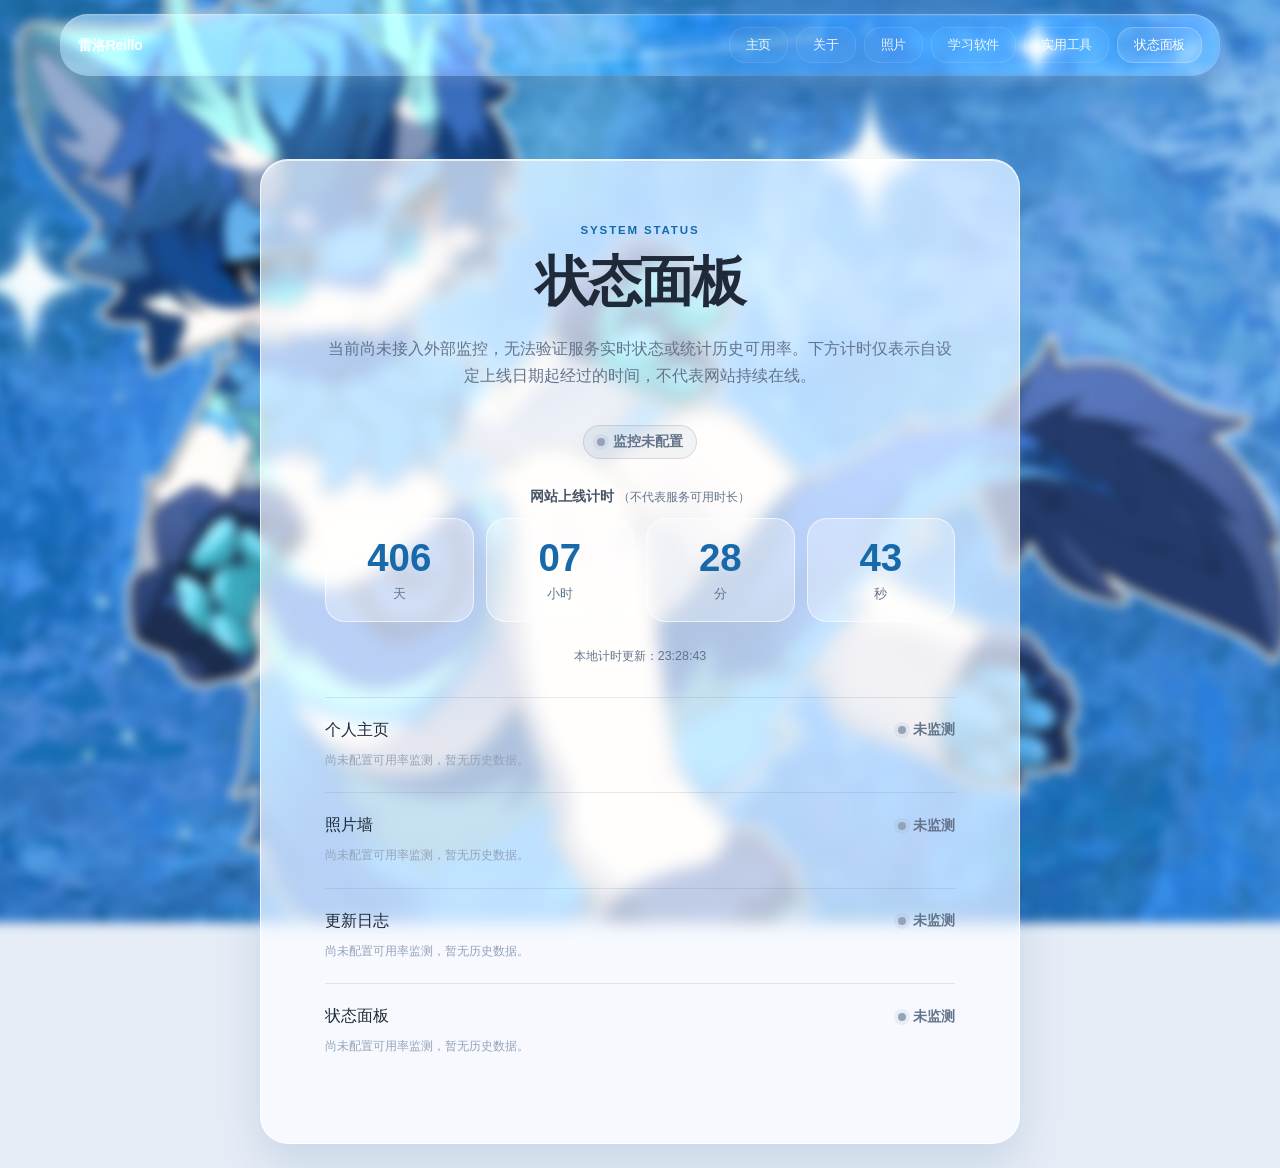
<file: status.html>
<!DOCTYPE html>
<html lang="zh-CN">
<head>
    <meta charset="UTF-8">
    <meta name="viewport" content="width=device-width, initial-scale=1.0">
    <meta name="description" content="雷洛Reillo网站状态面板">
    <link rel="preload" href="assets/bg.webp" as="image">
    <link rel="stylesheet" href="css/loader.css">
    <link rel="stylesheet" href="css/status.css">
    <link rel="stylesheet" href="css/site-navigation.css">
    <link rel="shortcut icon" href="assets/favicon.png">
    <script src="js/loader-container.js"></script>
    <title>状态面板 - 雷洛Reillo</title>
</head>
<body>
    <div class="loader-container">
        <div class="loader-panel" aria-label="加载页">
            <p class="loader-eyebrow">LOADING</p>
            <h1 class="loader-title">加载中</h1>
            <p class="loader-subtext">正在准备状态面板内容与资源，请稍候。</p>

            <div class="loader-footer-note">正在进入状态面板</div>
        </div>
    </div>

    <main class="status-shell">
        <header class="site-nav">
            <a class="site-nav-brand" href="index.html">雷洛Reillo</a>
            <nav aria-label="主导航">
                <ul class="site-nav-links">
                    <li><a class="site-nav-link" href="index.html">主页</a></li>
                    <li><a class="site-nav-link" href="about.html">关于</a></li>
                    <li><a class="site-nav-link" href="photos.html">照片</a></li>
                    <li><a class="site-nav-link" href="software.html">学习软件</a></li>
                    <li><a class="site-nav-link" href="tools.html">实用工具</a></li>
                    <li><a class="site-nav-link" href="status.html" aria-current="page">状态面板</a></li>
                </ul>
            </nav>
        </header>

        <section class="status-card" aria-labelledby="status-title">
            <p class="eyebrow">SYSTEM STATUS</p>
            <h1 id="status-title">状态面板</h1>
            <p class="status-description">当前尚未接入外部监控，无法验证服务实时状态或统计历史可用率。下方计时仅表示自设定上线日期起经过的时间，不代表网站持续在线。</p>

            <div class="status-indicator status-indicator--unknown">
                <span class="status-dot" aria-hidden="true"></span>
                <span>监控未配置</span>
            </div>

            <p class="uptime-caption">网站上线计时 <span>（不代表服务可用时长）</span></p>
            <div class="uptime-grid" data-uptime>
                <div class="uptime-unit">
                    <strong data-days>0</strong>
                    <span>天</span>
                </div>
                <div class="uptime-unit">
                    <strong data-hours>0</strong>
                    <span>小时</span>
                </div>
                <div class="uptime-unit">
                    <strong data-minutes>0</strong>
                    <span>分</span>
                </div>
                <div class="uptime-unit">
                    <strong data-seconds>0</strong>
                    <span>秒</span>
                </div>
            </div>

            <p class="updated-time">本地计时更新：<time data-updated>--</time></p>

            <div class="service-list" aria-label="网站服务监控配置">
                <article class="service-item">
                    <div class="service-heading">
                        <h2>个人主页</h2>
                        <span class="service-state service-state--unknown"><span class="status-dot" aria-hidden="true"></span>未监测</span>
                    </div>
                    <p class="service-meta">尚未配置可用率监测，暂无历史数据。</p>
                </article>

                <article class="service-item">
                    <div class="service-heading">
                        <h2>照片墙</h2>
                        <span class="service-state service-state--unknown"><span class="status-dot" aria-hidden="true"></span>未监测</span>
                    </div>
                    <p class="service-meta">尚未配置可用率监测，暂无历史数据。</p>
                </article>

                <article class="service-item">
                    <div class="service-heading">
                        <h2>更新日志</h2>
                        <span class="service-state service-state--unknown"><span class="status-dot" aria-hidden="true"></span>未监测</span>
                    </div>
                    <p class="service-meta">尚未配置可用率监测，暂无历史数据。</p>
                </article>

                <article class="service-item">
                    <div class="service-heading">
                        <h2>状态面板</h2>
                        <span class="service-state service-state--unknown"><span class="status-dot" aria-hidden="true"></span>未监测</span>
                    </div>
                    <p class="service-meta">尚未配置可用率监测，暂无历史数据。</p>
                </article>
            </div>
        </section>
    </main>
    <script src="js/site-uptime.js"></script>
</body>
</html>
</file>
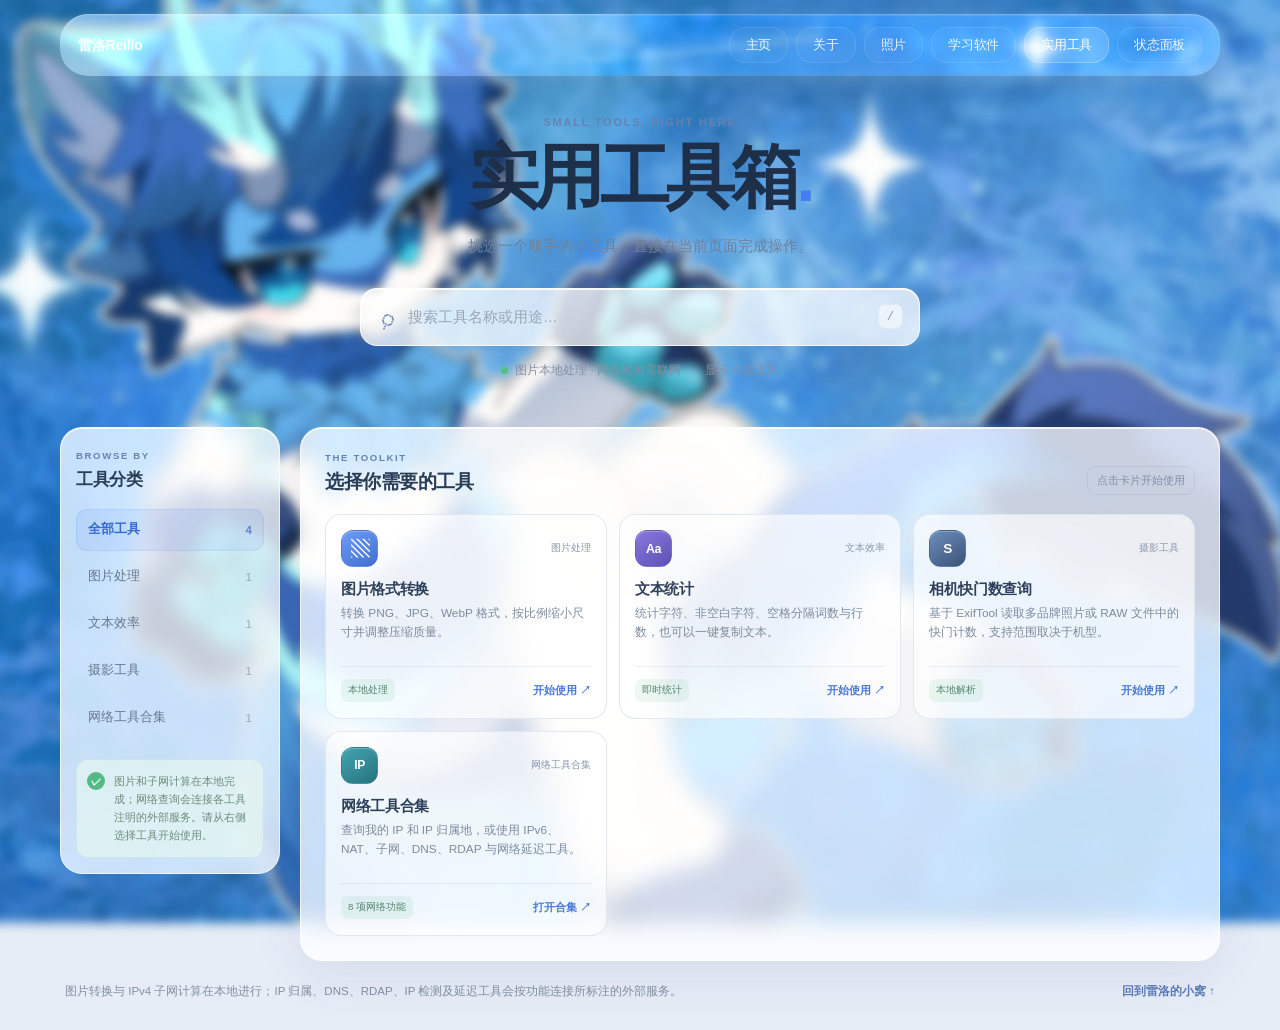
<file: tools.html>
<!DOCTYPE html>
<html lang="zh-CN">
<head>
    <meta charset="UTF-8">
    <meta name="viewport" content="width=device-width, initial-scale=1">
    <meta name="description" content="雷洛Reillo实用工具箱：图片与文本处理、相机快门查询，以及 IP、IPv6、NAT、子网、DNS、RDAP 和网络延迟工具。">
    <meta name="keywords" content="图片格式转换,图片压缩,文本统计,相机快门数,IPv6查询,公网IP,NAT检测,IP归属地,子网计算,DNS查询,RDAP,在线工具">
    <meta name="author" content="雷洛Reillo">
    <link rel="preload" href="assets/bg.webp" as="image">
    <link rel="stylesheet" href="css/tools.css">
    <link rel="stylesheet" href="css/site-navigation.css">
    <link rel="shortcut icon" href="assets/favicon.png">
    <script src="js/tools.js" defer></script>
    <title>实用工具 - 雷洛Reillo</title>
</head>
<body>
    <main class="software-shell">
        <header class="site-nav">
            <a class="site-nav-brand" href="index.html">雷洛Reillo</a>
            <nav aria-label="主导航">
                <ul class="site-nav-links">
                    <li><a class="site-nav-link" href="index.html">主页</a></li>
                    <li><a class="site-nav-link" href="about.html">关于</a></li>
                    <li><a class="site-nav-link" href="photos.html">照片</a></li>
                    <li><a class="site-nav-link" href="software.html">学习软件</a></li>
                    <li><a class="site-nav-link" href="tools.html" aria-current="page">实用工具</a></li>
                    <li><a class="site-nav-link" href="status.html">状态面板</a></li>
                </ul>
            </nav>
        </header>

        <section class="hero" aria-labelledby="page-title">
            <p class="eyebrow">SMALL TOOLS, RIGHT HERE</p>
            <h1 id="page-title" tabindex="-1">实用工具箱<span class="title-period">.</span></h1>
            <p class="hero-description">挑选一个顺手的小工具，直接在当前页面完成操作。</p>

            <label class="search-box">
                <span class="search-icon" aria-hidden="true">⌕</span>
                <span class="visually-hidden">搜索工具</span>
                <input id="tool-search" type="search" placeholder="搜索工具名称或用途…" autocomplete="off">
                <kbd>/</kbd>
            </label>

            <div class="hero-meta" id="tool-meta" aria-label="工具箱信息">
                <span><i class="meta-dot" aria-hidden="true"></i>图片本地处理 · 网络检测需联网</span>
                <span id="results-count" aria-live="polite">共 4 款工具</span>
            </div>
        </section>

        <section class="catalog" id="catalog-section" aria-label="实用工具目录">
            <aside class="category-panel">
                <p class="panel-label">BROWSE BY</p>
                <h2>工具分类</h2>
                <div class="category-list" role="group" aria-label="按分类筛选">
                    <button class="category-button active" type="button" data-category="all" aria-pressed="true">
                        <span>全部工具</span><span class="category-count">4</span>
                    </button>
                    <button class="category-button" type="button" data-category="image" aria-pressed="false">
                        <span>图片处理</span><span class="category-count">1</span>
                    </button>
                    <button class="category-button" type="button" data-category="text" aria-pressed="false">
                        <span>文本效率</span><span class="category-count">1</span>
                    </button>
                    <button class="category-button" type="button" data-category="camera" aria-pressed="false">
                        <span>摄影工具</span><span class="category-count">1</span>
                    </button>
                    <button class="category-button" type="button" data-category="network" aria-pressed="false">
                        <span>网络工具合集</span><span class="category-count">1</span>
                    </button>
                </div>
                <div class="license-note">
                    <span class="license-icon" aria-hidden="true">✓</span>
                    <p>图片和子网计算在本地完成；网络查询会连接各工具注明的外部服务。请从右侧选择工具开始使用。</p>
                </div>
            </aside>

            <div class="results-panel">
                <div class="results-heading">
                    <div>
                        <p class="panel-label">THE TOOLKIT</p>
                        <h2>选择你需要的工具</h2>
                    </div>
                    <span class="sort-label">点击卡片开始使用</span>
                </div>

                <div class="software-grid" id="tool-grid">
                    <article class="software-card" data-category="image" data-search="图片格式转换 PNG JPG JPEG WebP 图片压缩 调整尺寸 缩小 图像">
                        <div class="card-top"><span class="app-icon icon-image">▧</span><span class="card-category">图片处理</span></div>
                        <h3>图片格式转换</h3>
                        <p>转换 PNG、JPG、WebP 格式，按比例缩小尺寸并调整压缩质量。</p>
                        <div class="card-bottom"><span class="license-tag">本地处理</span><button class="tool-launch" type="button" data-tool="image">开始使用 <span aria-hidden="true">↗</span></button></div>
                    </article>
                    <article class="software-card" data-category="text" data-search="文本统计 字数 字符 数量 空格 行数 复制 文字">
                        <div class="card-top"><span class="app-icon icon-text">Aa</span><span class="card-category">文本效率</span></div>
                        <h3>文本统计</h3>
                        <p>统计字符、非空白字符、空格分隔词数与行数，也可以一键复制文本。</p>
                        <div class="card-bottom"><span class="license-tag">即时统计</span><button class="tool-launch" type="button" data-tool="text">开始使用 <span aria-hidden="true">↗</span></button></div>
                    </article>
                    <article class="software-card" data-category="camera" data-search="相机 快门数 快门次数 shutter count actuation Canon Nikon Sony Fujifilm Fuji Olympus OM Panasonic Lumix Pentax Ricoh Leica Hasselblad Sigma RAW">
                        <div class="card-top"><span class="app-icon icon-camera">S</span><span class="card-category">摄影工具</span></div>
                        <h3>相机快门数查询</h3>
                        <p>基于 ExifTool 读取多品牌照片或 RAW 文件中的快门计数，支持范围取决于机型。</p>
                        <div class="card-bottom"><span class="license-tag">本地解析</span><button class="tool-launch" type="button" data-tool="camera">开始使用 <span aria-hidden="true">↗</span></button></div>
                    </article>
                    <article class="software-card" data-category="network" data-search="网络工具合集 IP 地址查询 我的 IP 公网 IPv4 IPv6 NAT 子网 DNS RDAP 延迟 归属地">
                        <div class="card-top"><span class="app-icon icon-network">IP</span><span class="card-category">网络工具合集</span></div>
                        <h3>网络工具合集</h3>
                        <p>查询我的 IP 和 IP 归属地，或使用 IPv6、NAT、子网、DNS、RDAP 与网络延迟工具。</p>
                        <div class="card-bottom"><span class="license-tag">8 项网络功能</span><button class="tool-launch" type="button" data-tool="network-hub">打开合集 <span aria-hidden="true">↗</span></button></div>
                    </article>
                </div>

                <p class="empty-state" id="empty-state" hidden>没有找到匹配的工具，试试其他关键词或分类。</p>
            </div>
        </section>

        <section class="tool-workspace" id="tool-workspace" hidden>
            <button class="back-to-tools" id="back-to-tools" type="button"><span aria-hidden="true">←</span> 返回工具列表</button>

            <section class="tool-panel" id="image-tool" hidden aria-labelledby="image-tool-title">
                <div class="tool-heading">
                    <div>
                        <p class="eyebrow">IMAGE WORKSHOP / 01</p>
                        <h2 id="image-tool-title" tabindex="-1">图片格式转换</h2>
                        <p>转换 PNG、JPG、WebP 等常见图片，并可调整尺寸与压缩质量。</p>
                    </div>
                    <span class="tool-icon" aria-hidden="true">▧</span>
                </div>

                <div class="image-workspace">
                    <div class="image-input-column">
                        <label class="drop-zone" id="image-drop-zone" for="image-file">
                            <input id="image-file" type="file" accept="image/*">
                            <span class="upload-icon" aria-hidden="true">↑</span>
                            <strong>选择图片，或拖放到这里</strong>
                            <span>支持常见图片格式；动图仅转换首帧，JPG 透明区域填充白色（建议单张不超过 30 MB）</span>
                        </label>

                        <div class="image-preview" id="image-preview" hidden>
                            <img id="image-preview-img" alt="待转换图片预览">
                            <div class="preview-meta">
                                <strong id="image-file-name"></strong>
                                <span id="image-file-info"></span>
                                <button class="replace-image-button" id="replace-image-button" type="button">更换图片</button>
                            </div>
                        </div>
                    </div>

                    <div class="image-options">
                        <label class="field-label" for="output-format">输出格式</label>
                        <select id="output-format">
                            <option value="image/png">PNG</option>
                            <option value="image/jpeg">JPG</option>
                            <option value="image/webp">WebP</option>
                        </select>

                        <div class="dimension-fields">
                            <label>
                                <span class="field-label">最大宽度</span>
                                <input id="max-width" type="number" min="1" max="20000" placeholder="原始尺寸">
                            </label>
                            <label>
                                <span class="field-label">最大高度</span>
                                <input id="max-height" type="number" min="1" max="20000" placeholder="原始尺寸">
                            </label>
                        </div>
                        <p class="field-hint">留空保持原尺寸；填写后将按比例缩小，不会放大图片。</p>

                        <label class="quality-label" for="image-quality">
                            <span class="field-label">压缩质量</span>
                            <span id="quality-value">85%</span>
                        </label>
                        <input id="image-quality" class="quality-slider" type="range" min="10" max="100" value="85">
                        <p class="field-hint">仅对 JPG 和 WebP 生效，PNG 为无损格式。</p>

                        <button class="primary-button" id="convert-button" type="button" disabled>转换并下载</button>
                        <p class="tool-status" id="image-status" aria-live="polite">请先选择一张图片。</p>
                    </div>
                </div>
            </section>

            <section class="tool-panel text-tool" id="text-tool" hidden aria-labelledby="text-tool-title">
                <div class="tool-heading">
                    <div>
                        <p class="eyebrow">TEXT HELPER / 02</p>
                        <h2 id="text-tool-title" tabindex="-1">文本统计</h2>
                        <p>快速查看字数、字符数和行数，也可以一键复制文本。</p>
                    </div>
                    <span class="tool-icon" aria-hidden="true">Aa</span>
                </div>

                <label class="visually-hidden" for="text-input">输入要统计的文本</label>
                <textarea id="text-input" rows="7" placeholder="在这里粘贴或输入文本…"></textarea>
                <div class="text-stats" aria-live="polite">
                    <div><strong id="char-count">0</strong><span>字符</span></div>
                    <div><strong id="compact-count">0</strong><span>字符（不含空白）</span></div>
                    <div><strong id="word-count">0</strong><span>词数（按空格分隔）</span></div>
                    <div><strong id="line-count">0</strong><span>行</span></div>
                </div>
                <div class="text-actions">
                    <span class="tool-status" id="text-status" aria-live="polite"></span>
                    <button class="secondary-button" id="copy-text-button" type="button" disabled>复制文本</button>
                </div>
            </section>

            <section class="tool-panel camera-tool" id="camera-tool" hidden aria-labelledby="camera-tool-title">
                <div class="tool-heading">
                    <div>
                        <p class="eyebrow">CAMERA CHECK / 03</p>
                        <h2 id="camera-tool-title" tabindex="-1">相机快门数查询</h2>
                        <p>选择相机直出的 JPEG 或 RAW 文件，尝试读取文件内记录的快门计数。</p>
                    </div>
                    <span class="tool-icon" aria-hidden="true">S</span>
                </div>

                <details class="camera-supported">
                    <summary>查看快门计数支持范围与品牌</summary>
                    <div class="camera-supported-content">
                        <p>当前版本识别 ExifTool 中有明确快门计数字段的常见品牌：</p>
                        <ul>
                            <li><strong>Canon</strong> — ShutterCount、ImageCount</li>
                            <li><strong>Nikon</strong> — ShutterCount、MechanicalShutterCount、ImageCount</li>
                            <li><strong>Sony</strong> — ShutterCount、ShutterCount2/3、ImageCount</li>
                            <li><strong>Fujifilm</strong> — ImageCount、ExposureCount</li>
                            <li><strong>Pentax</strong> — ShutterCount</li>
                        </ul>
                        <p>这些是品牌级的字段范围，不代表该品牌每一款机型都会写入快门数。Olympus/OM System、Panasonic/Lumix、Leica、Ricoh 等相机的 EXIF 信息也可能被读取，但快门计数是否可用取决于机型、固件和文件内容。更多 MakerNotes 字段请查看 <a href="https://exiftool.org/TagNames/" target="_blank" rel="noopener noreferrer">ExifTool 标签文档</a>。</p>
                    </div>
                </details>

                <label class="camera-drop-zone" id="camera-drop-zone" for="camera-file">
                    <input id="camera-file" type="file" accept="image/*,.jpg,.jpeg,.tif,.tiff,.dng,.3fr,.ari,.arw,.bay,.cap,.cin,.cr2,.cr3,.crw,.dcs,.dcr,.drf,.eip,.erf,.fff,.gpr,.iiq,.k25,.kdc,.mdc,.mef,.mos,.mrw,.nef,.nrw,.obm,.orf,.pef,.ptx,.pxn,.r3d,.raf,.raw,.rwl,.rw2,.sr2,.srf,.srw,.x3f">
                    <span class="upload-icon" aria-hidden="true">↑</span>
                    <strong>选择照片，或拖放相机文件到这里</strong>
                    <span>支持 JPEG、TIFF、DNG 及常见 RAW（CR2/CR3、NEF、ARW、RAF、RW2、ORF 等）；读取元数据，不解码 RAW 画面</span>
                </label>

                <div class="camera-file-summary" id="camera-file-summary" hidden>
                    <div><strong id="camera-file-name"></strong><span id="camera-file-size"></span></div>
                    <button class="replace-image-button" id="replace-camera-file" type="button">更换文件</button>
                </div>

                <button class="primary-button camera-query-button" id="camera-query-button" type="button" disabled>查询快门数</button>
                <p class="tool-status camera-status" id="camera-status" aria-live="polite">照片仅在本机解析，不会上传。只有使用此工具时才会从 CDN 加载约 8 MB 的 ExifTool 解析引擎；失败后可重新点击查询。</p>

                <div class="camera-result" id="camera-result" hidden>
                    <p class="camera-result-label">读取结果</p>
                    <div class="camera-metadata" id="camera-metadata"></div>
                    <div class="camera-count" id="camera-count"></div>
                    <details class="exif-details" id="exif-details" hidden>
                        <summary>查看其他 EXIF 信息</summary>
                        <p class="exif-privacy-note">只显示文件中实际存在的信息。若原片包含 GPS 坐标，也会在下方列出；内容仅显示在本机。</p>
                        <div id="exif-groups"></div>
                    </details>
                </div>

                <p class="camera-disclaimer">可读取常见 RAW 文件内的 EXIF/MakerNotes 元数据，但支持依文件与相机机型而异；这不等于解码或预览 RAW 画面。大尺寸 RAW 可能需要较多内存。查不到快门数不代表快门数为零。由 <a href="https://exiftool.org/" target="_blank" rel="noopener noreferrer">ExifTool</a> WebAssembly 本地解析，解析引擎首次使用时通过 CDN 下载约 8 MB；所选照片不会发送到网络。</p>
            </section>

            <section class="tool-panel network-hub" id="network-hub-tool" hidden aria-labelledby="network-hub-title">
                <div class="tool-heading"><div><p class="eyebrow">NETWORK TOOLKIT</p><h2 id="network-hub-title" tabindex="-1">网络工具合集</h2><p>先查看本机网络地址，也可以查询任意 IP 的归属信息。其他网络工具在下方。</p></div><span class="tool-icon" aria-hidden="true">IP</span></div>

                <div class="network-home-grid">
                    <section class="network-home-card" aria-labelledby="my-ip-title">
                        <div class="network-home-card-heading"><div><p class="panel-label">MY IP</p><h3 id="my-ip-title">我的 IP 地址</h3></div><button class="secondary-button network-test-button" id="refresh-my-ip" type="button">刷新地址</button></div>
                        <dl class="network-result-list my-ip-results" id="my-ip-details">
                            <dt>公网 IPv4</dt><dd id="my-ipv4-value">正在查询…</dd>
                            <dt>公网 IPv6</dt><dd id="my-ipv6-value">正在查询…</dd>
                            <dt>内网 IP</dt><dd id="my-private-ip-value">正在检测…</dd>
                        </dl>
                        <p class="network-tool-note">公网地址通过 ipify 查询，服务方可看到出口 IP。内网地址受浏览器 WebRTC 隐私策略限制，可能无法读取。</p>
                    </section>

                    <section class="network-home-card" aria-labelledby="ip-query-title">
                        <div class="network-home-card-heading"><div><p class="panel-label">IP LOOKUP</p><h3 id="ip-query-title">IP 地址查询</h3></div></div>
                        <label class="field-label network-field-label" for="ip-lookup-input">查询任意 IPv4 / IPv6</label>
                        <div class="network-form-row">
                            <input class="network-input" id="ip-lookup-input" type="text" inputmode="url" autocomplete="off" placeholder="例如：8.8.8.8">
                            <button class="secondary-button network-test-button" id="ip-lookup-button" type="button">查询归属地</button>
                        </div>
                        <p class="network-test-result" id="ip-lookup-status" aria-live="polite">输入 IP 地址后查询国家/地区、运营商和 ASN。</p>
                        <dl class="network-result-list" id="ip-lookup-details" hidden></dl>
                        <p class="network-tool-note">查询时会将输入的 IP 发送给 ipwho.is。地理位置是数据库估算值，不代表精确的个人位置。</p>
                    </section>
                </div>

                <section class="network-subtools" aria-labelledby="network-subtools-title">
                    <div class="results-heading">
                        <div><p class="panel-label">NETWORK TOOLS</p><h3 id="network-subtools-title">网络工具</h3></div>
                        <span class="sort-label">选择工具开始使用</span>
                    </div>
                    <div class="network-subtool-grid">
                        <button class="network-subtool-card" type="button" data-network-tool="ipv4"><span class="network-subtool-icon">4</span><strong>公网 IPv4 查询</strong><span>查看 IPv4 出口地址</span></button>
                        <button class="network-subtool-card" type="button" data-network-tool="ipv6"><span class="network-subtool-icon">6</span><strong>IPv6 连通性</strong><span>测试 IPv6 公网访问</span></button>
                        <button class="network-subtool-card" type="button" data-network-tool="nat"><span class="network-subtool-icon">N</span><strong>NAT 映射探测</strong><span>比较 STUN 映射特征</span></button>
                        <button class="network-subtool-card" type="button" data-network-tool="subnet"><span class="network-subtool-icon">/</span><strong>IPv4 子网计算</strong><span>本地计算 CIDR 网段</span></button>
                        <button class="network-subtool-card" type="button" data-network-tool="dns"><span class="network-subtool-icon">D</span><strong>DNS 记录查询</strong><span>查找常见 DNS 记录</span></button>
                        <button class="network-subtool-card" type="button" data-network-tool="whois"><span class="network-subtool-icon">R</span><strong>WHOIS / RDAP</strong><span>查询公开注册资料</span></button>
                        <button class="network-subtool-card" type="button" data-network-tool="latency"><span class="network-subtool-icon">ms</span><strong>网络延迟测试</strong><span>测量 HTTPS DNS 响应</span></button>
                    </div>
                </section>
            </section>

            <section class="tool-panel network-tool" id="ipv4-tool" hidden aria-labelledby="ipv4-tool-title">
                <div class="tool-heading"><div><p class="eyebrow">NETWORK CHECK / 04</p><h2 id="ipv4-tool-title" tabindex="-1">公网 IPv4 查询</h2><p>查询当前网络对外显示的 IPv4 出口地址。</p></div><span class="tool-icon" aria-hidden="true">4</span></div>
                <button class="secondary-button network-test-button" id="ipv4-test-button" type="button">查询 IPv4</button>
                <p class="network-test-result" id="ipv4-result" aria-live="polite">尚未检测</p>
                <p class="network-tool-note">检测请求会发送到 ipify；该服务可看到请求的出口 IP。结果仅显示在本页，不由本站保存。</p>
            </section>

            <section class="tool-panel network-tool" id="ipv6-tool" hidden aria-labelledby="ipv6-tool-title">
                <div class="tool-heading"><div><p class="eyebrow">NETWORK CHECK / 05</p><h2 id="ipv6-tool-title" tabindex="-1">IPv6 连通性查询</h2><p>连接 IPv6 专用服务，检查当前网络是否能通过 IPv6 访问公网。</p></div><span class="tool-icon" aria-hidden="true">6</span></div>
                <button class="secondary-button network-test-button" id="ipv6-test-button" type="button">检测 IPv6</button>
                <p class="network-test-result" id="ipv6-result" aria-live="polite">尚未检测</p>
                <p class="network-tool-note">IPv6 检测请求会发送到 ipify IPv6 端点；服务方可看到出口地址。连接失败也可能由防火墙或服务限制导致。</p>
            </section>

            <section class="tool-panel network-tool" id="nat-tool" hidden aria-labelledby="nat-tool-title">
                <div class="tool-heading"><div><p class="eyebrow">NETWORK CHECK / 06</p><h2 id="nat-tool-title" tabindex="-1">NAT 映射探测</h2><p>比较不同 STUN 服务观察到的 WebRTC 公网映射。</p></div><span class="tool-icon" aria-hidden="true">N</span></div>
                <button class="secondary-button network-test-button" id="nat-test-button" type="button">探测 NAT 特征</button>
                <p class="network-test-result" id="nat-result" aria-live="polite">尚未检测</p>
                <p class="network-tool-note">Google 和 Cloudflare STUN 服务会收到探测包并可看到网络出口地址与端口。浏览器测试不能完成 RFC 5780 完整映射/过滤测试，因此只报告可观测特征，不判定 Full Cone、Restricted 或 Symmetric 等 NAT 类型。</p>
            </section>

            <section class="tool-panel network-tool" id="subnet-tool" hidden aria-labelledby="subnet-tool-title">
                <div class="tool-heading"><div><p class="eyebrow">NETWORK CHECK / 08</p><h2 id="subnet-tool-title" tabindex="-1">IPv4 子网计算器</h2><p>在本地计算 CIDR 网络、掩码及主机地址范围，不会发送输入内容。</p></div><span class="tool-icon" aria-hidden="true">/</span></div>
                <label class="field-label network-field-label" for="subnet-input">IPv4 地址 / CIDR 前缀</label>
                <div class="network-form-row">
                    <input class="network-input" id="subnet-input" type="text" inputmode="url" autocomplete="off" placeholder="例如：192.168.1.10/24">
                    <button class="secondary-button network-test-button" id="subnet-button" type="button">计算子网</button>
                </div>
                <p class="network-test-result" id="subnet-status" aria-live="polite">支持 IPv4 CIDR，例如 192.168.1.10/24。</p>
                <dl class="network-result-list" id="subnet-details" hidden></dl>
            </section>

            <section class="tool-panel network-tool" id="dns-tool" hidden aria-labelledby="dns-tool-title">
                <div class="tool-heading"><div><p class="eyebrow">NETWORK CHECK / 09</p><h2 id="dns-tool-title" tabindex="-1">DNS 记录查询</h2><p>通过 Cloudflare DNS over HTTPS 查询常见 DNS 记录。</p></div><span class="tool-icon" aria-hidden="true">DNS</span></div>
                <label class="field-label network-field-label" for="dns-name-input">域名</label>
                <div class="network-form-row">
                    <input class="network-input" id="dns-name-input" type="text" inputmode="url" autocomplete="off" placeholder="例如：example.com">
                    <select class="network-select" id="dns-type-select" aria-label="DNS 记录类型">
                        <option value="A">A</option><option value="AAAA">AAAA</option><option value="CNAME">CNAME</option><option value="MX">MX</option><option value="NS">NS</option><option value="TXT">TXT</option><option value="SOA">SOA</option>
                    </select>
                    <button class="secondary-button network-test-button" id="dns-button" type="button">查询 DNS</button>
                </div>
                <p class="network-test-result" id="dns-status" aria-live="polite">输入域名并选择记录类型。</p>
                <ul class="network-answer-list" id="dns-answers" hidden></ul>
                <p class="network-tool-note">查询会发送到 Cloudflare DNS 服务；该服务会看到所查询的域名与记录类型。</p>
            </section>

            <section class="tool-panel network-tool" id="whois-tool" hidden aria-labelledby="whois-tool-title">
                <div class="tool-heading"><div><p class="eyebrow">NETWORK CHECK / 10</p><h2 id="whois-tool-title" tabindex="-1">WHOIS / RDAP 查询</h2><p>查询域名或 IP 的公开注册资料；网页使用现代 RDAP HTTPS 接口。</p></div><span class="tool-icon" aria-hidden="true">R</span></div>
                <label class="field-label network-field-label" for="rdap-input">域名或 IP 地址</label>
                <div class="network-form-row">
                    <input class="network-input" id="rdap-input" type="text" inputmode="url" autocomplete="off" placeholder="例如：example.com 或 8.8.8.8">
                    <button class="secondary-button network-test-button" id="rdap-button" type="button">查询 RDAP</button>
                </div>
                <p class="network-test-result" id="rdap-status" aria-live="polite">查询结果由 RDAP 注册机构提供。</p>
                <dl class="network-result-list" id="rdap-details" hidden></dl>
                <p class="network-tool-note">查询目标会发送给 rdap.org 并可能转发至相应注册机构。注册机构、顶级域名和隐私策略不同，结果字段可能不完整；遇到浏览器跨域限制时，可使用 <a id="rdap-fallback-link" href="https://rdap.org/" target="_blank" rel="noopener noreferrer">RDAP 查询页面</a>。</p>
            </section>

            <section class="tool-panel network-tool" id="latency-tool" hidden aria-labelledby="latency-tool-title">
                <div class="tool-heading"><div><p class="eyebrow">NETWORK CHECK / 11</p><h2 id="latency-tool-title" tabindex="-1">网络延迟测试</h2><p>测量浏览器向公共 DNS 服务发出的 HTTPS DNS 查询往返时间。</p></div><span class="tool-icon" aria-hidden="true">ms</span></div>
                <button class="secondary-button network-test-button" id="latency-button" type="button">测试网络延迟</button>
                <p class="network-test-result" id="latency-status" aria-live="polite">点击开始进行多次 HTTPS DNS 查询。</p>
                <div class="network-answer-list" id="latency-results" hidden></div>
                <p class="network-tool-note">这是 HTTPS DNS 请求的近似往返时间，不是 ICMP Ping，也不能代表所有网站或游戏服务器的延迟。Cloudflare 与 Google DNS 会收到查询。</p>
            </section>
        </section>

        <footer class="page-footer">
            <p>图片转换与 IPv4 子网计算在本地进行；IP 归属、DNS、RDAP、IP 检测及延迟工具会按功能连接所标注的外部服务。</p>
            <a href="index.html">回到雷洛的小窝 <span aria-hidden="true">↑</span></a>
        </footer>
    </main>
</body>
</html>
</file>
<file: css/about.css>
:root {
    --ink: #26364a;
    --muted: #526176;
    --blue: #477df4;
    --line: rgba(91, 119, 160, 0.15);
}

* {
    box-sizing: border-box;
}

html {
    min-width: 320px;
    scroll-behavior: smooth;
}

body {
    min-height: 100vh;
    margin: 0;
    padding: 16px 22px 24px;
    color: var(--ink);
    background: #e7edf7;
    font-family: "SF Pro Display", "SF Pro Text", "PingFang SC", "Microsoft YaHei", sans-serif;
    overflow-x: hidden;
}

body::before {
    position: fixed;
    z-index: 0;
    inset: 0;
    content: "";
    background: #e7edf7 url("../assets/bg.webp") center / cover no-repeat;
    filter: blur(5px);
    transform: scale(1.05);
    pointer-events: none;
}

a {
    color: inherit;
    text-decoration: none;
}

.about-shell {
    position: relative;
    z-index: 1;
    width: min(100%, 1100px);
    margin: 0 auto;
    padding-top: 66px;
}

.about-nav {
    position: sticky;
    z-index: 5;
    top: 12px;
    display: flex;
    min-height: 60px;
    align-items: center;
    justify-content: space-between;
    gap: 16px;
    padding: 8px 12px 8px 20px;
    border: 1px solid rgba(255, 255, 255, 0.52);
    border-radius: 22px;
    background: rgba(255, 255, 255, 0.18);
    box-shadow: 0 12px 30px rgba(31, 91, 145, 0.12), inset 0 1px 0 rgba(255, 255, 255, 0.56);
    backdrop-filter: blur(14px) saturate(150%);
    -webkit-backdrop-filter: blur(14px) saturate(150%);
}

.brand {
    color: #fff;
    font-size: 0.9rem;
    font-weight: 700;
    letter-spacing: -0.02em;
}

.about-nav nav {
    display: flex;
    align-items: center;
    gap: 6px;
}

.about-nav nav a {
    display: inline-flex;
    min-height: 36px;
    align-items: center;
    justify-content: center;
    padding: 0 12px;
    border: 1px solid rgba(255, 255, 255, 0.17);
    border-radius: 14px;
    color: #fff;
    background: rgba(255, 255, 255, 0.07);
    font-size: 0.78rem;
    transition: background 0.2s ease, transform 0.2s ease;
}

.about-nav nav a:hover,
.about-nav nav a[aria-current="page"] {
    transform: translateY(-1px);
    background: rgba(255, 255, 255, 0.2);
}

.about-nav nav a:focus-visible {
    outline: 3px solid rgba(255, 255, 255, 0.78);
    outline-offset: 2px;
}

.glass-panel {
    border: 1px solid rgba(255, 255, 255, 0.62);
    border-radius: 26px;
    background: rgba(255, 255, 255, 0.54);
    box-shadow: 0 18px 44px rgba(17, 24, 39, 0.08), inset 0 1px 0 rgba(255, 255, 255, 0.72);
    backdrop-filter: blur(15px) saturate(135%);
    -webkit-backdrop-filter: blur(15px) saturate(135%);
}

.about-hero {
    position: relative;
    display: grid;
    min-height: 380px;
    grid-template-columns: minmax(0, 1.1fr) minmax(220px, 0.9fr);
    align-items: center;
    gap: 28px;
    overflow: hidden;
    margin-top: 24px;
    padding: clamp(32px, 6vw, 68px);
    animation: about-rise 0.65s ease both;
}

.hero-copy {
    position: relative;
    z-index: 1;
}

.eyebrow {
    margin: 0;
    color: #526f9b;
    font-size: 0.68rem;
    font-weight: 750;
    letter-spacing: 0.17em;
}

.about-hero h1 {
    margin: 15px 0 0;
    color: #1e3049;
    font-size: clamp(2.3rem, 6vw, 4.3rem);
    font-weight: 760;
    letter-spacing: -0.065em;
    line-height: 1.08;
}

.about-hero h1 span {
    color: var(--blue);
}

.hero-description {
    max-width: 510px;
    margin: 19px 0 0;
    color: var(--muted);
    font-size: 0.95rem;
    line-height: 1.85;
}

.hero-actions {
    display: flex;
    align-items: center;
    flex-wrap: wrap;
    gap: 18px;
    margin-top: 26px;
}

.primary-link {
    display: inline-flex;
    min-height: 42px;
    align-items: center;
    gap: 10px;
    padding: 0 16px;
    border: 1px solid rgba(71, 125, 244, 0.24);
    border-radius: 13px;
    color: #fff;
    background: #477df4;
    box-shadow: 0 8px 20px rgba(71, 125, 244, 0.2);
    font-size: 0.82rem;
    font-weight: 650;
    transition: transform 0.2s ease, background 0.2s ease;
}

.primary-link:hover {
    transform: translateY(-2px);
    background: #3264d3;
}

.text-link {
    color: #365f9f;
    font-size: 0.82rem;
    font-weight: 650;
}

.profile-art {
    position: relative;
    display: grid;
    min-height: 260px;
    place-items: center;
}

.profile-art::before {
    position: absolute;
    width: min(82%, 280px);
    aspect-ratio: 1;
    border-radius: 50%;
    background: radial-gradient(circle at 34% 30%, rgba(255, 255, 255, 0.92), rgba(114, 173, 235, 0.32) 50%, rgba(115, 145, 206, 0.16));
    content: "";
}

.profile-art img {
    position: relative;
    z-index: 1;
    width: clamp(150px, 20vw, 218px);
    aspect-ratio: 1;
    border: 7px solid rgba(255, 255, 255, 0.82);
    border-radius: 50%;
    object-fit: cover;
    box-shadow: 0 20px 42px rgba(31, 67, 117, 0.2);
}

.profile-orbit {
    position: absolute;
    width: 92%;
    aspect-ratio: 1;
    border: 1px solid rgba(255, 255, 255, 0.62);
    border-radius: 50%;
}

.orbit-one {
    transform: rotate(28deg) scaleX(0.82);
}

.orbit-two {
    transform: rotate(-32deg) scaleX(0.72);
}

.profile-caption {
    position: absolute;
    z-index: 2;
    right: 3%;
    bottom: 12%;
    padding: 9px 13px;
    border: 1px solid rgba(255, 255, 255, 0.64);
    border-radius: 12px;
    color: #36506e;
    background: rgba(255, 255, 255, 0.72);
    box-shadow: 0 8px 20px rgba(31, 67, 117, 0.12);
    font-size: 0.7rem;
}

.hero-index {
    position: absolute;
    right: 24px;
    bottom: 20px;
    color: #64748b;
    font-size: 0.6rem;
    font-weight: 700;
    letter-spacing: 0.12em;
}

.about-grid {
    display: grid;
    grid-template-columns: repeat(2, minmax(0, 1fr));
    gap: 16px;
    margin-top: 16px;
}

.info-card {
    min-width: 0;
    padding: 25px;
    animation: about-rise 0.55s ease both;
}

.info-card h2 {
    margin: 9px 0 12px;
    color: #253952;
    font-size: 1.22rem;
    letter-spacing: -0.035em;
}

.info-card > p:not(.eyebrow) {
    margin: 0 0 10px;
    color: var(--muted);
    font-size: 0.84rem;
    line-height: 1.8;
}

.info-card > p:last-child {
    margin-bottom: 0;
}

.interest-list {
    display: flex;
    flex-wrap: wrap;
    gap: 9px;
    margin-top: 17px;
}

.interest-list span,
.skill-tags span {
    display: inline-flex;
    min-height: 34px;
    align-items: center;
    gap: 7px;
    padding: 0 11px;
    border: 1px solid rgba(255, 255, 255, 0.72);
    border-radius: 999px;
    color: #3d5977;
    background: rgba(255, 255, 255, 0.42);
    font-size: 0.72rem;
}

.interest-list i {
    color: #477df4;
    font-size: 0.86rem;
    font-style: normal;
}

.skill-tags {
    display: flex;
    flex-wrap: wrap;
    gap: 7px;
    margin-top: 16px;
}

.skill-tags span {
    min-height: 30px;
    border-color: rgba(71, 125, 244, 0.12);
    color: #365f9f;
    background: rgba(71, 125, 244, 0.08);
    font-size: 0.67rem;
}

.gear-card dl {
    display: grid;
    gap: 0;
    margin: 14px 0 0;
}

.gear-card dl > div {
    display: grid;
    grid-template-columns: 82px minmax(0, 1fr);
    gap: 12px;
    padding: 11px 0;
    border-top: 1px solid var(--line);
}

.gear-card dt,
.gear-card dd {
    margin: 0;
    font-size: 0.78rem;
    line-height: 1.6;
}

.gear-card dt {
    color: #64748b;
}

.gear-card dd {
    color: #31445c;
    font-weight: 550;
}

.about-quote {
    margin: 20px auto;
    padding: 18px 20px 12px;
    color: #31445c;
    text-align: center;
}

.about-quote > span:first-child {
    display: block;
    height: 34px;
    color: rgba(71, 125, 244, 0.56);
    font-family: Georgia, serif;
    font-size: 3.8rem;
    line-height: 1;
}

.about-quote p {
    margin: 7px 0 12px;
    font-size: clamp(1rem, 2.6vw, 1.3rem);
    font-weight: 600;
    line-height: 1.8;
    letter-spacing: -0.02em;
}

.quote-caption {
    color: #64748b;
    font-size: 0.73rem;
}

.about-footer {
    display: flex;
    justify-content: space-between;
    gap: 16px;
    padding: 14px 5px 2px;
    color: #526176;
    font-size: 0.74rem;
}

.about-footer a {
    color: #365f9f;
    font-weight: 650;
}

@keyframes about-rise {
    from { opacity: 0; transform: translateY(13px); }
    to { opacity: 1; transform: translateY(0); }
}

@media (max-width: 740px) {
    body {
        padding: 12px 14px 20px;
    }

    .about-nav {
        top: 8px;
        min-height: 54px;
        padding-left: 14px;
        border-radius: 18px;
    }

    .about-nav nav {
        width: 100%;
        gap: 3px;
        overflow-x: auto;
        scrollbar-width: thin;
    }

    .about-nav nav a {
        flex: 0 0 auto;
        min-height: 32px;
        padding: 0 8px;
        font-size: 0.7rem;
    }

    .about-hero {
        min-height: 0;
        grid-template-columns: minmax(0, 1fr) minmax(145px, 0.7fr);
        gap: 10px;
        margin-top: 16px;
        padding: 32px 24px;
        border-radius: 22px;
    }

    .profile-art {
        min-height: 210px;
    }

    .profile-caption {
        right: 0;
        bottom: 3%;
    }

    .about-grid {
        gap: 12px;
    }

    .info-card {
        padding: 19px;
        border-radius: 20px;
    }
}

@media (max-width: 520px) {
    .about-nav {
        align-items: flex-start;
        flex-direction: column;
        gap: 4px;
        padding: 8px 12px;
    }

    .about-nav nav {
        width: 100%;
        justify-content: space-between;
    }

    .about-nav nav a {
        min-height: 27px;
        padding: 0 6px;
        font-size: 0.66rem;
    }

    .about-hero {
        grid-template-columns: minmax(0, 1fr);
        padding: 28px 22px 36px;
    }

    .about-hero h1 {
        font-size: clamp(2.5rem, 12vw, 3.7rem);
    }

    .hero-description {
        font-size: 0.87rem;
    }

    .profile-art {
        min-height: 230px;
        margin-top: 4px;
    }

    .profile-art img {
        width: 170px;
    }

    .about-grid {
        grid-template-columns: minmax(0, 1fr);
    }

    .hero-index {
        right: 18px;
        bottom: 14px;
    }
}

@media (prefers-reduced-motion: reduce) {
    *,
    *::before,
    *::after {
        scroll-behavior: auto !important;
        animation-duration: 0.01ms !important;
        animation-iteration-count: 1 !important;
        transition-duration: 0.01ms !important;
    }
}
</file>
<file: css/site-navigation.css>
.site-nav {
    position: fixed;
    z-index: 9998;
    top: 14px;
    left: 50%;
    display: flex;
    width: min(92vw, 1160px);
    height: 62px;
    align-items: center;
    justify-content: space-between;
    gap: 10px;
    margin: 0;
    padding: 0 18px;
    border: 0;
    border-radius: 28px;
    background:
        radial-gradient(ellipse at 50% 48%,
            rgba(255, 255, 255, 0.055) 0%,
            rgba(255, 255, 255, 0.028) 48%,
            rgba(255, 255, 255, 0.085) 82%,
            rgba(255, 255, 255, 0.012) 100%);
    box-shadow:
        0 22px 36px rgba(31, 91, 145, 0.18),
        0 5px 16px rgba(255, 255, 255, 0.18),
        inset 0 1px 2px rgba(255, 255, 255, 0.34),
        inset 0 -2px 5px rgba(28, 93, 153, 0.13);
    backdrop-filter: blur(1.5px) saturate(145%) brightness(1.04);
    -webkit-backdrop-filter: blur(1.5px) saturate(145%) brightness(1.04);
    isolation: isolate;
    overflow: hidden;
    transform: translateX(-50%);
}

.site-nav::before,
.site-nav::after {
    position: absolute;
    inset: -12px;
    border-radius: inherit;
    content: "";
    pointer-events: none;
}

.site-nav::before {
    padding: 12px;
    background:
        radial-gradient(ellipse at center,
            transparent 0 62%,
            rgba(255, 255, 255, 0.04) 68%,
            rgba(255, 255, 255, 0.22) 77%,
            rgba(255, 255, 255, 0.46) 84%,
            rgba(255, 255, 255, 0.08) 91%,
            transparent 100%),
        conic-gradient(from 215deg at 50% 50%,
            rgba(255, 255, 255, 0.05),
            rgba(255, 255, 255, 0.62),
            rgba(154, 220, 255, 0.30),
            rgba(255, 255, 255, 0.04),
            rgba(255, 255, 255, 0.48),
            rgba(255, 255, 255, 0.05));
    filter: blur(5px) saturate(130%);
    opacity: 0.66;
}

.site-nav::after {
    inset: -4px;
    background:
        radial-gradient(ellipse at center,
            transparent 0 66%,
            rgba(255, 255, 255, 0.02) 69%,
            rgba(255, 255, 255, 0.16) 73%,
            rgba(126, 211, 252, 0.26) 78%,
            rgba(255, 255, 255, 0.34) 82%,
            transparent 91%),
        linear-gradient(112deg,
            transparent 0 14%,
            rgba(255, 255, 255, 0.50) 19%,
            rgba(136, 220, 255, 0.24) 23%,
            transparent 29% 100%);
    filter: blur(3px) saturate(160%);
    mix-blend-mode: screen;
    opacity: 0.68;
    transform: translateX(-34%) rotate(-3deg);
}

.site-nav-brand,
.site-nav-links {
    position: relative;
    z-index: 1;
}

.site-nav-brand {
    flex: 0 0 auto;
    color: rgba(255, 255, 255, 0.96);
    font-family: "SF Pro Display", "SF Pro Text", "SFUIText", "PingFang SC", "Helvetica Neue", Arial, sans-serif;
    font-size: 0.89rem;
    font-weight: 600;
    letter-spacing: -0.02em;
    line-height: 1;
    text-decoration: none;
    white-space: nowrap;
}

.site-nav-links {
    display: flex;
    min-width: 0;
    align-items: center;
    gap: 8px;
    margin: 0;
    padding: 0;
    list-style: none;
}

.site-nav-link {
    display: inline-flex;
    min-height: 36px;
    align-items: center;
    justify-content: center;
    padding: 0 16px;
    border: 1px solid rgba(255, 255, 255, 0.1);
    border-radius: 16px;
    color: rgba(255, 255, 255, 0.9);
    background: rgba(255, 255, 255, 0.03);
    font-family: "SF Pro Display", "SF Pro Text", "SFUIText", "PingFang SC", "Helvetica Neue", Arial, sans-serif;
    font-size: 0.82rem;
    font-weight: 500;
    letter-spacing: -0.02em;
    line-height: 1;
    text-decoration: none;
    text-shadow: none;
    transition: color 0.2s ease, background 0.2s ease, border-color 0.2s ease;
    white-space: nowrap;
}

.site-nav-link:hover,
.site-nav-link:focus-visible,
.site-nav-link[aria-current="page"] {
    border-color: rgba(255, 255, 255, 0.24);
    color: #fff;
    background: rgba(255, 255, 255, 0.13);
}

.site-nav-link:focus-visible,
.site-nav-brand:focus-visible {
    outline: 2px solid rgba(255, 255, 255, 0.88);
    outline-offset: 3px;
}

@media (max-width: 768px) {
    .site-nav {
        width: min(94vw, 1100px);
        padding: 0 12px;
        border-radius: 22px;
    }

    .site-nav-links {
        max-width: 68%;
        gap: 4px;
        overflow-x: auto;
        scrollbar-width: thin;
    }

    .site-nav-link {
        min-height: 32px;
        padding: 0 9px;
        font-size: 0.74rem;
    }
}
</file>
<file: css/loader.css>
@charset "UTF-8";

.loader-container {
    position: fixed;
    top: 0;
    left: 0;
    width: 100%;
    height: 100vh;
    background: #e7edf7;
    display: flex;
    justify-content: center;
    align-items: center;
    z-index: 9999;
    overflow: hidden;
    opacity: 0;
    animation: loader-container-fade 0.45s ease forwards;
    transition: opacity 0.5s ease;
}

.loader-container::before {
    content: "";
    position: fixed;
    top: 0;
    left: 0;
    width: 100%;
    height: 100%;
    background-image: url("../assets/bg.webp");
    background-repeat: no-repeat;
    background-size: cover;
    background-position: center;
    filter: blur(5px);
    transform: scale(1.05);
    transform-origin: center;
    pointer-events: none;
    z-index: 0;
    will-change: transform, filter;
    contain: layout paint;
    opacity: 1;
}

.loader-panel {
    position: relative;
    z-index: 1;
    max-width: 100%;
    width: 70%;
    min-width: 200px;
    margin: 0 auto;
    padding: 26px 0 32px;
    border-radius: 26px;
    background: rgba(255, 255, 255, 0.78);
    border: 1px solid rgba(255, 255, 255, 0.62);
    box-shadow: 0 18px 44px rgba(17, 24, 39, 0.12);
    backdrop-filter: blur(12px) saturate(118%);
    -webkit-backdrop-filter: blur(12px) saturate(118%);
    text-align: center;
}

.loader-eyebrow {
    margin: 0 0 10px;
    color: #667084;
    font-size: 12px;
    font-weight: 500;
    letter-spacing: 0.14em;
}

.loader-title {
    margin: 0;
    color: #1d2433;
    font-size: 27px;
    font-weight: 600;
    letter-spacing: 0.01em;
}

.loader-subtext {
    margin: 12px 0 0;
    color: #667084;
    font-size: 14px;
    line-height: 1.75;
}

.loader-progress-wrap {
    margin: 24px auto 0;
    width: 80%;
    opacity: 0;
    transform: translateY(6px);
    animation: loader-progress-fade 0.45s ease 0.12s forwards;
}

.loader-progress-track {
    width: 100%;
    height: 9px;
    border-radius: 999px;
    background: rgba(228, 234, 242, 0.64);
    overflow: hidden;
    box-shadow: inset 0 1px 2px rgba(31, 41, 55, 0.05);
}

.loader-progress-fill {
    width: 62%;
    height: 100%;
    border-radius: inherit;
    background: linear-gradient(90deg, rgba(75, 132, 216, 0.78), rgba(138, 177, 228, 0.72));
    box-shadow: 0 6px 14px rgba(75, 132, 216, 0.08);
}

.loader-progress-meta {
    display: flex;
    justify-content: space-between;
    align-items: center;
    margin-top: 9px;
    color: #667084;
    font-size: 12px;
    letter-spacing: 0.04em;
}

.loader-footer-note {
    margin-top: 16px;
    color: #7a8494;
    font-size: 12px;
    letter-spacing: 0.04em;
}

@keyframes loader-progress-fade {
    from {
        opacity: 0;
        transform: translateY(6px);
    }
    to {
        opacity: 1;
        transform: translateY(0);
    }
}

@keyframes loader-container-fade {
    from {
        opacity: 0;
    }
    to {
        opacity: 1;
    }
}
</file>
<file: css/changelog.css>
/* 基础样式重置 */
* {
    margin: 0;
    padding: 0;
    box-sizing: border-box;
    font-family: 'Segoe UI', Tahoma, Geneva, Verdana, sans-serif;
}

/* 页面整体样式 */
body {
    background-color: #f9fafb;
    color: #333;
    line-height: 1.6;
    padding: 20px;
    max-width: 1000px;
    margin: 0 auto;
}

/* 页面标题样式 */
.page-title {
    text-align: center;
    margin: 30px 0 50px;
    color: #2d3748;
    font-size: 2.2rem;
    position: relative;
}

.page-title::after {
    content: '';
    display: block;
    width: 80px;
    height: 3px;
    background-color: #4299e1;
    margin: 15px auto;
}

/* 简介文本样式 */
.intro {
    text-align: center;
    color: #6b7280;
    margin-bottom: 40px;
    max-width: 700px;
    margin-left: auto;
    margin-right: auto;
    font-size: 1rem;
}

/* 时间线容器（核心布局） */
.changelog-container {
    position: relative;
    padding-left: 30px;
    margin-left: 15px;
}

/* 时间线中轴线 */
.changelog-container::before {
    content: '';
    position: absolute;
    left: 0;
    top: 0;
    bottom: 0;
    width: 2px;
    background-color: #e2e8f0;
}

/* 年份标题样式 */
.year-section {
    margin: 60px 0 30px;
    position: relative;
}

.year-title {
    font-size: 1.8rem;
    color: #2d3748;
    margin-left: -45px;
    margin-bottom: 5px;
    background-color: #f9fafb;
    display: inline-block;
    padding-right: 15px;
}

/* 月份标题样式 */
.month-section {
    margin-bottom: 40px;
    position: relative;
    margin-left: 6px;
}

.month-title {
    font-size: 1.3rem;
    color: #4a5568;
    margin: 25px 0 15px;
    padding-left: 20px;
    position: relative;
}

/* 月份标题前的圆点标记 */
.month-title::before {
    content: '';
    position: absolute;
    left: -30px;
    top: 50%;
    transform: translateY(-50%);
    width: 12px;
    height: 12px;
    border-radius: 50%;
    background-color: #4299e1;
}

/* 更新条目样式 */
.update-item {
    background-color: #fff;
    border-radius: 24px;
    padding: 20px;
    margin-bottom: 15px;
    box-shadow: 0 1px 3px rgba(0,0,0,0.05);
    transition: transform 0.2s ease, box-shadow 0.2s ease;
    position: relative;
}

/* 更新条目hover效果 */
.update-item:hover {
    transform: translateY(-3px);
    box-shadow: 0 4px 6px rgba(0,0,0,0.1);
}

/* 更新条目前的短线标记 */
.update-item::before {
    content: '';
    position: absolute;
    left: -30px;
    top: 20px;
    width: 16px;
    height: 2px;
    background-color: #4299e1;
}

/* 更新条目头部（日期+标签） */
.update-header {
    display: flex;
    justify-content: space-between;
    align-items: center;
    margin-bottom: 12px;
    flex-wrap: wrap;
    gap: 10px;
}

.update-date {
    font-weight: 600;
    color: #4a5568;
    font-size: 0.9rem;
}

/* 标签容器样式 */
.update-tags {
    display: flex;
    gap: 8px;
}

/* 标签通用样式 */
.tag {
    font-size: 0.8rem;
    padding: 3px 8px;
    border-radius: 4px;
    color: #fff;
    font-weight: 500;
}

/* 不同类型标签颜色 */
.tag.new {
    background-color: #48bb78; /* 新增功能 - 绿色 */
}

.tag.optimize {
    background-color: #4299e1; /* 优化样式 - 蓝色 */
}

.tag.fix {
    background-color: #f59e0b; /* 修复问题 - 橙色 */
}

.tag.plan {
    background-color: #9f7aea; /* 规划功能 - 紫色 */
}

.tag.del {
    background-color: #fa5757; /* 删除功能 - 红色 */
}

/* 更新内容列表样式 */
.update-content {
    list-style-position: inside;
    color: #4a5568;
    gap: 8px;
    display: flex;
    flex-direction: column;
}

.update-content li {
    font-size: 0.95rem;
}

/* 使用说明样式 */
.usage-note {
    background: linear-gradient(180deg, #e9f4ff 0%, #d9ecff 100%);
    border-radius: 24px;
    padding: 20px;
    margin: 60px 0 40px;
    border: 1px solid rgba(66, 153, 225, 0.22);
    box-shadow: 0 8px 20px rgba(66, 153, 225, 0.12);
}

.usage-note h3 {
    color: #1769aa;
    margin-bottom: 15px;
    font-size: 1.1rem;
    font-weight: 500;
}

.usage-note ol {
    list-style-position: inside;
    color: #1769aa;
    gap: 8px;
    display: flex;
    flex-direction: column;
}

.usage-note li {
    color: #1769aa;
    font-weight: 500;
}

/* 响应式适配（移动端） */
@media (max-width: 768px) {
    .page-title {
        font-size: 1.8rem;
    }
    
    .year-title {
        font-size: 1.5rem;
    }
    
    .month-title {
        font-size: 1.2rem;
    }
    
    .update-item {
        padding: 15px;
    }
    
    .update-header {
        flex-direction: column;
        align-items: flex-start;
    }
}

/* 规划区域样式（与更新日志区分） */
.plan-section {
    background-color: #fff;
    border-radius: 24px;
    padding: 20px;
    box-shadow: 0 2px 8px rgba(0,0,0,0.05);
    margin: 20px 0;
}

/* --- 核心优化：可折叠容器动画 --- */
/* 历史更新整体容器（用于隔离定位） */
.history-updates {
    background-color: #fff;
    border-radius: 24px;
    box-shadow: 0 2px 8px rgba(0,0,0,0.05);
    margin: 20px 0;
    overflow: hidden; /* 确保内容折叠时不溢出容器 */
    position: relative;
}

/* 独立点击容器（扩大点击区域） */
.history-toggle-container {
    display: flex;
    justify-content: space-between;
    align-items: center;
    padding: 15px 20px;
    cursor: pointer;
    transition: background-color 0.3s ease-in-out; /* 优化过渡曲线 */
    background-color: #ffffff;
    border-bottom: 1px solid #f0f0f0;
    border-top-left-radius: 24px;
    border-top-right-radius: 24px;
}

.history-toggle-container:hover {
    background-color: #f1f5f9;
}

/* 折叠内容区域（核心动画优化） */
.history-content {
    max-height: 0;
    overflow: hidden;
    /* 同步所有动态属性的过渡：时长统一0.6s，曲线ease-in-out（更自然） */
    transition: 
        max-height 0.6s ease-in-out, 
        padding 0.6s ease-in-out, 
        margin 0.6s ease-in-out,
        opacity 0.4s ease-in-out; /* 新增淡入淡出动画 */
    padding: 0 20px; /* 折叠时保留左右内边距，避免内容贴边 */
    margin: 0;
    background-color: #f9fafb;
    opacity: 0; /* 折叠时透明 */
    border-bottom-left-radius: 24px;
    border-bottom-right-radius: 24px;
}

/* 展开时样式（动画同步） */
.history-content.expanded {
    max-height: var(--expanded-max-height, 2000px); /* 按实际内容高度展开，避免长文本被截断 */
    padding: 20px; /* 展开时完整内边距 */
    opacity: 1; /* 展开时完全显示 */
}

/* 时间线容器适配折叠状态（平滑过渡位置） */
.history-container {
    transition: transform 0.3s ease-in-out;
}

/* 重大事件容器样式 */
.major-events {
    background-color: #fff;
    border-radius: 24px;
    box-shadow: 0 2px 8px rgba(0,0,0,0.05);
    margin: 20px 0;
    overflow: hidden;
    position: relative;
}

/* 重大事件点击容器 */
.major-toggle-container {
    display: flex;
    justify-content: space-between;
    align-items: center;
    padding: 15px 20px;
    cursor: pointer;
    transition: background-color 0.3s ease-in-out; /* 统一过渡曲线 */
    background-color: #ffffff;
    border-bottom: 1px solid #f0f0f0;
    border-top-left-radius: 24px;
    border-top-right-radius: 24px;
}

.major-toggle-container:hover {
    background-color: #f1f5f9;
}

/* 重大事件折叠内容（同历史更新动画逻辑） */
.major-content {
    max-height: 0;
    overflow: hidden;
    transition: 
        max-height 0.6s ease-in-out, 
        padding 0.6s ease-in-out, 
        opacity 0.4s ease-in-out;
    padding: 0 20px;
    margin: 0;
    background-color: #f9fafb;
    opacity: 0;
    border-bottom-left-radius: 24px;
    border-bottom-right-radius: 24px;
}

.major-content.expanded {
    max-height: var(--expanded-max-height, 1000px);
    padding: 20px;
    opacity: 1;
}

/* 重大事件条目样式 */
.event-item {
    background-color: #fff;
    border-radius: 24px;
    padding: 20px;
    margin-bottom: 15px;
    box-shadow: 0 1px 3px rgba(0,0,0,0.05);
    transition: transform 0.2s ease, box-shadow 0.2s ease;
    position: relative;
}

.event-item:hover {
    transform: translateY(-3px);
    box-shadow: 0 4px 6px rgba(0,0,0,0.1);
}

/* 重大事件标签样式 */
.tag.major {
    background: linear-gradient(90deg, #4facfe 0%, #00f2fe 100%);
    color: white;
}

/* 返回按钮样式 */
.back-to-home {
    display: inline-flex;
    align-items: center;
    gap: 6px;
    margin: 0 0 20px 0;
    padding: 8px 16px;
    background: linear-gradient(180deg, #e9f4ff 0%, #d9ecff 100%);
    color: #1769aa;
    text-decoration: none;
    border-radius: 4px;
    font-weight: 500;
    border: 1px solid rgba(66, 153, 225, 0.22);
    box-shadow: 0 8px 20px rgba(66, 153, 225, 0.12);
    transition: background-color 0.3s ease-in-out; /* 统一过渡曲线 */
}

.back-to-home:hover {
    background: linear-gradient(180deg, #d9ecff 0%, #c9e2ff 100%);
}

.back-to-home svg {
    display: block;
}

/* 加载动画样式 */
.loader-container {
    position: fixed;
    top: 0;
    left: 0;
    width: 100%;
    height: 100vh;
    background: #fff;
    display: flex;
    flex-direction: column;
    justify-content: center;
    align-items: center;
    z-index: 9999;
    transition: opacity 0.3s ease-out;
}

.loader {
    width: 50px;
    height: 50px;
    border: 5px solid #f3f3f3;
    border-top: 5px solid #3498db;
    border-radius: 50%;
    transform-origin: center;
    animation: spin 1s linear infinite;
    will-change: transform;
}

.loader-text {
    margin-top: 20px;
    color: #666;
    font-size: 16px;
    font-display: optional;
}

@keyframes spin {
    0% { transform: rotate(0deg); }
    100% { transform: rotate(360deg); }
}
</file>
<file: css/photos.css>
* {
  box-sizing: border-box;
}

html {
  scroll-behavior: smooth;
  scroll-padding-top: 100px;
}

body {
  min-height: 100vh;
  margin: 0;
  color: #26364a;
  background: #e7edf7;
  font-family: "SF Pro Display", "SF Pro Text", "PingFang SC", "Microsoft YaHei", sans-serif;
}

body::before {
  content: "";
  position: fixed;
  inset: 0;
  z-index: 0;
  background: #e7edf7 url("../assets/bg.webp") center / cover no-repeat;
  filter: blur(5px);
  transform: scale(1.05);
  pointer-events: none;
}

.glass-nav {
  position: fixed !important;
  z-index: 9998 !important;
  top: 14px !important;
  left: 50% !important;
  display: flex;
  width: min(92vw, 1160px) !important;
  height: 62px !important;
  align-items: center;
  justify-content: space-between;
  margin: 0 !important;
  padding: 0 18px !important;
  border: 1px solid rgba(255, 255, 255, 0.3) !important;
  border-radius: 28px !important;
  background: rgba(255, 255, 255, 0.08) !important;
  box-shadow: inset 0 1px 0 rgba(255, 255, 255, 0.42), 0 14px 32px rgba(31, 91, 145, 0.14) !important;
  backdrop-filter: blur(10px) saturate(160%) !important;
  -webkit-backdrop-filter: blur(10px) saturate(160%) !important;
  transform: translateX(-50%) !important;
}

.site-brand {
  color: #fff;
  font-size: 0.9rem;
  font-weight: 650;
  letter-spacing: -0.02em;
  white-space: nowrap;
}

.site-navigation {
  display: flex;
  align-items: center;
  gap: 7px;
}

.site-navigation a {
  display: inline-flex;
  min-height: 36px;
  align-items: center;
  justify-content: center;
  padding: 0 13px;
  border: 1px solid rgba(255, 255, 255, 0.14);
  border-radius: 15px;
  color: #fff;
  background: rgba(255, 255, 255, 0.06);
  font-size: 0.8rem;
  font-weight: 550;
  transition: background 0.2s ease, transform 0.2s ease;
}

.site-navigation a:hover,
.site-navigation a[aria-current="page"] {
  background: rgba(255, 255, 255, 0.2);
  transform: translateY(-1px);
}

.site-navigation a:focus-visible {
  outline: 3px solid rgba(255, 255, 255, 0.78);
  outline-offset: 2px;
}

.photos-shell {
  position: relative;
  z-index: 1;
  display: grid;
  width: min(70%, 1100px);
  min-width: 280px;
  gap: 20px;
  margin: 0 auto;
  padding: 100px 0 30px;
}

.glass-card {
  width: 100%;
  min-width: 0;
  border: 1px solid rgba(255, 255, 255, 0.58);
  border-radius: 24px;
  background: rgba(255, 255, 255, 0.46);
  box-shadow: 0 18px 44px rgba(17, 24, 39, 0.08), inset 0 1px 0 rgba(255, 255, 255, 0.72);
  backdrop-filter: blur(16px) saturate(128%);
  -webkit-backdrop-filter: blur(16px) saturate(128%);
}

.photos-intro {
  min-height: 0;
  margin: 0;
  padding: clamp(32px, 6vw, 64px) 28px 30px;
  text-align: center;
  animation: photo-rise-in 0.65s ease both;
}

.eyebrow {
  margin: 0;
  color: #526f9b;
  font-size: 0.67rem;
  font-weight: 750;
  letter-spacing: 0.17em;
}

.photos-intro h1 {
  margin: 12px 0 0;
  color: #1e3049;
  font-size: clamp(2.4rem, 7vw, 4.1rem);
  font-weight: 760;
  letter-spacing: -0.065em;
  line-height: 1.08;
}

.photos-intro h1 span {
  color: #477df4;
}

.intro-copy {
  margin: 16px 0 0;
  color: #526176;
  font-size: 1rem;
  line-height: 1.7;
}

.intro-divider {
  width: min(100%, 520px);
  height: 1px;
  margin: 22px auto 16px;
  background: linear-gradient(90deg, transparent, rgba(71, 125, 244, 0.42), transparent);
}

.intro-note {
  margin: 0;
  color: #526176;
  font-size: 0.82rem;
}

.category-nav,
.gallery,
.usage-note {
  margin: 0;
  padding: 24px;
  animation: photo-rise-in 0.6s ease both;
}

.section-heading,
.category-heading {
  display: flex;
  align-items: end;
  justify-content: space-between;
  gap: 16px;
}

.section-heading h2 {
  margin: 7px 0 0;
  color: #26364a;
  font-size: 1.25rem;
  letter-spacing: -0.025em;
}

.collection-count,
.category-kicker {
  color: #64748b;
  font-size: 0.66rem;
  font-weight: 700;
  letter-spacing: 0.1em;
}

.category-links {
  display: grid;
  grid-template-columns: repeat(2, minmax(0, 1fr));
  gap: 12px;
  margin-top: 20px;
}

.category-link {
  display: flex;
  min-height: 60px;
  align-items: center;
  gap: 12px;
  padding: 0 16px;
  border: 1px solid rgba(255, 255, 255, 0.72);
  border-radius: 15px;
  color: #314760;
  background: rgba(255, 255, 255, 0.36);
  font-size: 0.9rem;
  font-weight: 650;
  transition: transform 0.2s ease, background 0.2s ease, border-color 0.2s ease;
}

.category-link:hover {
  transform: translateY(-2px);
  border-color: rgba(71, 125, 244, 0.26);
  background: rgba(255, 255, 255, 0.68);
}

.category-number {
  color: #6684b1;
  font-size: 0.72rem;
  font-variant-numeric: tabular-nums;
}

.link-arrow {
  margin-left: auto;
  color: #477df4;
  font-size: 1.1rem;
}

.gallery-heading {
  margin-bottom: 20px;
}

.gallery-status {
  display: inline-flex;
  align-items: center;
  gap: 8px;
  color: #64748b;
  font-size: 0.74rem;
}

.gallery-status i {
  width: 7px;
  height: 7px;
  border-radius: 50%;
  background: #94a3b8;
  box-shadow: 0 0 0 4px rgba(148, 163, 184, 0.14);
}

.gallery-empty-state {
  display: grid;
  min-height: 220px;
  place-content: center;
  justify-items: center;
  padding: 28px 16px;
  border: 1px dashed rgba(100, 116, 139, 0.28);
  border-radius: 18px;
  text-align: center;
  background: rgba(255, 255, 255, 0.2);
}

.gallery-empty-icon {
  color: #6b8bb8;
  font-size: 2.4rem;
  line-height: 1;
}

.gallery-empty-state h3 {
  margin: 14px 0 6px;
  color: #31445c;
  font-size: 1rem;
}

.gallery-empty-state p {
  margin: 0;
  color: #64748b;
  font-size: 0.82rem;
  line-height: 1.7;
}

.usage-note {
  display: flex;
  align-items: center;
  gap: 14px;
  padding: 18px 22px;
}

.note-icon {
  display: grid;
  width: 28px;
  height: 28px;
  flex: 0 0 auto;
  place-items: center;
  border: 1px solid rgba(71, 125, 244, 0.18);
  border-radius: 50%;
  color: #3264d3;
  background: rgba(71, 125, 244, 0.1);
  font-size: 0.78rem;
  font-weight: 700;
}

.usage-note h2 {
  margin: 0 0 4px;
  color: #31445c;
  font-size: 0.82rem;
}

.usage-note p {
  margin: 0;
  color: #526176;
  font-size: 0.74rem;
  line-height: 1.6;
}

.usage-note > a {
  flex: 0 0 auto;
  margin-left: auto;
  color: #3264d3;
  font-size: 0.76rem;
  font-weight: 650;
}

.photos-footer {
  display: flex;
  justify-content: space-between;
  padding: 2px 4px 8px;
  color: #526176;
  font-size: 0.73rem;
}

.photos-footer a {
  color: #365f9f;
  font-weight: 650;
}

@keyframes photo-rise-in {
  from { opacity: 0; transform: translateY(12px); }
  to { opacity: 1; transform: translateY(0); }
}

@media (max-width: 768px) {
  .photos-shell {
      width: 92%;
      min-width: 0;
      gap: 14px;
      padding-top: 92px;
  }

  .glass-card {
      border-radius: 20px;
  }

  .glass-nav {
      width: 92vw !important;
      min-height: 58px !important;
      height: auto !important;
      padding: 8px 12px !important;
      border-radius: 20px !important;
  }

  .site-navigation {
      flex-wrap: wrap;
      justify-content: flex-end;
      gap: 4px;
  }

  .site-navigation a {
      min-height: 32px;
      padding: 0 8px;
      font-size: 0.71rem;
  }

  .category-nav,
  .gallery,
  .usage-note {
      padding: 18px;
  }

}

@media (max-width: 480px) {
  .photos-shell {
      width: 94%;
  }

  .glass-nav {
      align-items: flex-start;
      flex-direction: column;
      gap: 4px;
      padding: 8px 12px !important;
  }

  .site-navigation {
      width: 100%;
      justify-content: space-between;
  }

  .site-navigation a {
      min-height: 28px;
      padding: 0 6px;
      font-size: 0.67rem;
  }

  .photos-intro {
      padding: 30px 18px 24px;
  }

  .section-heading,
  .category-heading {
      align-items: flex-start;
  }

  .category-links {
      grid-template-columns: 1fr;
      gap: 8px;
      margin-top: 14px;
  }

  .usage-note {
      align-items: flex-start;
      flex-wrap: wrap;
  }

  .usage-note > div {
      flex: 1 1 calc(100% - 48px);
  }

  .usage-note > a {
      margin-left: 42px;
  }
}

@media (prefers-reduced-motion: reduce) {
  *,
  *::before,
  *::after {
      scroll-behavior: auto !important;
      animation-duration: 0.01ms !important;
      animation-iteration-count: 1 !important;
      transition-duration: 0.01ms !important;
  }
}
</file>
<file: css/software.css>
:root {
    color-scheme: light;
    --ink: #1d2b3a;
    --muted: #78889a;
    --blue: #477df4;
    --blue-dark: #3264d3;
    --line: rgba(91, 119, 160, 0.13);
    --panel: rgba(255, 255, 255, 0.76);
}

* {
    box-sizing: border-box;
}

html {
    min-width: 320px;
    scroll-behavior: smooth;
}

body {
    min-height: 100vh;
    margin: 0;
    padding: 22px;
    color: var(--ink);
    font-family: "SF Pro Display", "SF Pro Text", "PingFang SC", "Microsoft YaHei", sans-serif;
    background: #e7edf7;
    overflow-x: hidden;
}

body::before {
    position: fixed;
    z-index: 0;
    inset: 0;
    content: "";
    background: #e7edf7 url("../assets/bg.webp") center / cover no-repeat;
    filter: blur(5px);
    transform: scale(1.05);
    pointer-events: none;
}

.software-shell {
    position: relative;
    z-index: 1;
    width: min(100%, 1160px);
    margin: 0 auto;
}

a {
    color: inherit;
    text-decoration: none;
}

button,
input {
    font: inherit;
}

.glass-nav {
    position: sticky;
    z-index: 3;
    top: 16px;
    display: flex;
    min-height: 60px;
    align-items: center;
    justify-content: space-between;
    padding: 10px 12px 10px 22px;
    border: 1px solid rgba(255, 255, 255, 0.55);
    border-radius: 22px;
    background: rgba(255, 255, 255, 0.48);
    box-shadow: 0 12px 34px rgba(53, 78, 118, 0.1), inset 0 1px rgba(255, 255, 255, 0.7);
    backdrop-filter: blur(18px) saturate(150%);
    -webkit-backdrop-filter: blur(18px) saturate(150%);
}

.brand {
    color: #233750;
    font-size: 0.92rem;
    font-weight: 750;
    letter-spacing: -0.02em;
}

.nav-links {
    display: flex;
    gap: 7px;
}

.nav-link {
    display: inline-flex;
    min-height: 36px;
    align-items: center;
    padding: 0 15px;
    border: 1px solid transparent;
    border-radius: 13px;
    color: #52657e;
    font-size: 0.84rem;
    transition: background 0.2s ease, color 0.2s ease;
}

.nav-link:hover,
.nav-link.active {
    border-color: rgba(71, 125, 244, 0.12);
    color: var(--blue-dark);
    background: rgba(255, 255, 255, 0.68);
}

.nav-link:focus-visible {
    outline: 3px solid rgba(71, 125, 244, 0.38);
    outline-offset: 2px;
}

.hero {
    max-width: 760px;
    margin: clamp(56px, 9vw, 94px) auto 48px;
    text-align: center;
    animation: rise-in 0.65s ease both;
}

.eyebrow,
.panel-label {
    margin: 0;
    color: #6684b1;
    font-size: 0.68rem;
    font-weight: 750;
    letter-spacing: 0.17em;
}

.hero h1 {
    margin: 12px 0 0;
    color: #1e3049;
    font-size: clamp(2.35rem, 7vw, 4.35rem);
    font-weight: 760;
    letter-spacing: -0.065em;
    line-height: 1.08;
}

.title-period {
    color: var(--blue);
}

.hero-description {
    max-width: 560px;
    margin: 17px auto 28px;
    color: #718198;
    font-size: 0.96rem;
    line-height: 1.8;
}

.search-box {
    display: flex;
    width: min(100%, 560px);
    min-height: 58px;
    align-items: center;
    gap: 13px;
    margin: 0 auto;
    padding: 0 16px 0 19px;
    border: 1px solid rgba(255, 255, 255, 0.82);
    border-radius: 17px;
    background: rgba(255, 255, 255, 0.74);
    box-shadow: 0 14px 36px rgba(53, 78, 118, 0.1), inset 0 1px rgba(255, 255, 255, 0.9);
    transition: box-shadow 0.2s ease, border-color 0.2s ease;
}

.search-box:focus-within {
    border-color: rgba(71, 125, 244, 0.46);
    box-shadow: 0 14px 36px rgba(53, 78, 118, 0.12), 0 0 0 4px rgba(71, 125, 244, 0.1);
}

.search-icon {
    color: #7790b3;
    font-size: 1.65rem;
    line-height: 1;
    transform: rotate(-20deg);
}

.search-box input {
    width: 100%;
    min-width: 0;
    border: 0;
    outline: 0;
    color: var(--ink);
    background: transparent;
    font-size: 0.92rem;
}

.search-box input::placeholder {
    color: #99a6b8;
}

.search-box kbd {
    display: grid;
    width: 25px;
    height: 25px;
    flex: 0 0 auto;
    place-items: center;
    border: 1px solid #e3e9f1;
    border-radius: 7px;
    color: #8a9ab0;
    background: rgba(242, 246, 251, 0.8);
    font-size: 0.76rem;
}

.hero-meta {
    display: flex;
    justify-content: center;
    gap: 24px;
    margin-top: 16px;
    color: #8290a4;
    font-size: 0.75rem;
}

.hero-meta span:first-child {
    display: inline-flex;
    align-items: center;
    gap: 7px;
}

.meta-dot {
    width: 7px;
    height: 7px;
    border-radius: 50%;
    background: #58bd89;
    box-shadow: 0 0 0 4px rgba(88, 189, 137, 0.13);
}

.catalog {
    display: grid;
    grid-template-columns: 220px minmax(0, 1fr);
    align-items: start;
    gap: 20px;
}

.category-panel,
.results-panel {
    border: 1px solid rgba(255, 255, 255, 0.74);
    border-radius: 22px;
    background: var(--panel);
    box-shadow: 0 18px 48px rgba(53, 78, 118, 0.09), inset 0 1px rgba(255, 255, 255, 0.75);
    backdrop-filter: blur(10px) saturate(140%);
    -webkit-backdrop-filter: blur(10px) saturate(140%);
}

.category-panel {
    position: sticky;
    top: 94px;
    padding: 22px 15px 15px;
}

.category-panel h2,
.results-heading h2 {
    margin: 7px 0 0;
    color: #293d57;
    font-size: 1.06rem;
    font-weight: 700;
    letter-spacing: -0.025em;
}

.category-panel .panel-label,
.results-heading .panel-label {
    font-size: 0.6rem;
}

.category-list {
    display: grid;
    gap: 5px;
    margin-top: 18px;
}

.category-button {
    display: flex;
    min-height: 42px;
    align-items: center;
    justify-content: space-between;
    gap: 8px;
    padding: 0 11px;
    border: 1px solid transparent;
    border-radius: 11px;
    color: #68798f;
    background: transparent;
    cursor: pointer;
    font-size: 0.8rem;
    text-align: left;
    transition: color 0.18s ease, background 0.18s ease, border-color 0.18s ease;
}

.category-button:hover {
    color: #355b9e;
    background: rgba(238, 244, 253, 0.76);
}

.category-button.active {
    border-color: rgba(71, 125, 244, 0.12);
    color: #3569d4;
    background: rgba(71, 125, 244, 0.09);
    font-weight: 650;
}

.category-count {
    color: #9aa8b9;
    font-size: 0.72rem;
    font-variant-numeric: tabular-nums;
}

.category-button.active .category-count {
    color: #5e83d1;
}

.license-note {
    display: flex;
    align-items: flex-start;
    gap: 9px;
    margin-top: 20px;
    padding: 12px 10px;
    border: 1px solid rgba(93, 164, 129, 0.12);
    border-radius: 12px;
    background: rgba(233, 248, 239, 0.62);
}

.license-icon {
    display: grid;
    width: 18px;
    height: 18px;
    flex: 0 0 auto;
    place-items: center;
    border-radius: 50%;
    color: #fff;
    background: #53b985;
    font-size: 0.66rem;
    font-weight: 700;
}

.license-note p {
    margin: 0;
    color: #6d8d7a;
    font-size: 0.69rem;
    line-height: 1.65;
}

.results-panel {
    min-height: 500px;
    padding: 24px;
}

.results-heading {
    display: flex;
    align-items: end;
    justify-content: space-between;
    gap: 12px;
    margin: 0 0 19px;
}

.results-heading h2 {
    margin-top: 6px;
    font-size: 1.2rem;
}

.sort-label {
    padding: 6px 9px;
    border: 1px solid var(--line);
    border-radius: 9px;
    color: #8190a3;
    font-size: 0.69rem;
    white-space: nowrap;
}

.software-grid {
    display: grid;
    grid-template-columns: repeat(3, minmax(0, 1fr));
    gap: 12px;
}

.software-card {
    display: flex;
    min-height: 205px;
    flex-direction: column;
    padding: 15px;
    border: 1px solid rgba(221, 229, 239, 0.86);
    border-radius: 16px;
    background: rgba(255, 255, 255, 0.65);
    transition: transform 0.2s ease, box-shadow 0.2s ease, border-color 0.2s ease;
    animation: rise-in 0.45s ease both;
}

.software-card[hidden],
.empty-state[hidden] {
    display: none;
}

.software-card:hover {
    transform: translateY(-3px);
    border-color: rgba(71, 125, 244, 0.25);
    box-shadow: 0 12px 28px rgba(53, 78, 118, 0.1);
}

.card-top,
.card-bottom {
    display: flex;
    align-items: center;
    justify-content: space-between;
    gap: 8px;
}

.app-icon {
    display: grid;
    width: 37px;
    height: 37px;
    flex: 0 0 auto;
    place-items: center;
    border: 1px solid rgba(75, 96, 130, 0.08);
    border-radius: 12px;
    color: #fff;
    background: #6882a9;
    box-shadow: inset 0 1px rgba(255, 255, 255, 0.24);
    font-size: 0.85rem;
    font-weight: 750;
    letter-spacing: -0.04em;
}

.icon-blender { background: linear-gradient(145deg, #f29540, #d95123); }
.icon-krita { background: linear-gradient(145deg, #4c5267, #292c3d); }
.icon-gimp { background: linear-gradient(145deg, #8ea158, #53662b); }
.icon-inkscape { background: linear-gradient(145deg, #6583b6, #344c7c); }
.icon-vscode { background: linear-gradient(145deg, #40a5e5, #2875c7); font-size: 0.7rem; }
.icon-python { background: linear-gradient(145deg, #4f87bd, #f2c550); }
.icon-git { background: linear-gradient(145deg, #f06b4d, #ca3e29); font-size: 0.75rem; }
.icon-godot { background: linear-gradient(145deg, #5da3eb, #4164bf); }
.icon-libre { background: linear-gradient(145deg, #4385bd, #28608e); }
.icon-office { background: linear-gradient(145deg, #ed754f, #be3b61); }
.icon-audacity { background: linear-gradient(145deg, #7884dd, #4c55a8); }
.icon-obs { background: linear-gradient(145deg, #47546b, #222b3b); font-size: 0.68rem; }
.icon-zip { background: linear-gradient(145deg, #d3a238, #93691b); }
.icon-jetbrains { background: linear-gradient(145deg, #695de5, #35349e); font-size: 0.72rem; }
.icon-autodesk { background: linear-gradient(145deg, #f06450, #a53034); font-size: 0.72rem; }

.card-category {
    color: #8a98ab;
    font-size: 0.65rem;
}

.software-card h3 {
    margin: 13px 0 5px;
    color: #2e4059;
    font-size: 0.91rem;
    font-weight: 700;
    letter-spacing: -0.025em;
}

.software-card > p {
    margin: 0 0 14px;
    color: #7d8b9e;
    font-size: 0.74rem;
    line-height: 1.65;
}

.card-bottom {
    margin-top: auto;
    padding-top: 11px;
    border-top: 1px solid rgba(91, 119, 160, 0.1);
}

.license-tag {
    display: inline-flex;
    padding: 5px 7px;
    border-radius: 7px;
    color: #55876f;
    background: rgba(82, 183, 128, 0.1);
    font-size: 0.61rem;
    white-space: nowrap;
}

.education-tag {
    color: #5c76ad;
    background: rgba(89, 128, 213, 0.1);
}

.card-bottom a {
    color: #4977d6;
    font-size: 0.69rem;
    font-weight: 650;
    white-space: nowrap;
}

.card-bottom a:hover {
    color: #2857b3;
}

.empty-state {
    margin: 26px 0 10px;
    padding: 38px 16px;
    border: 1px dashed rgba(91, 119, 160, 0.24);
    border-radius: 14px;
    color: #7f8da0;
    font-size: 0.88rem;
    text-align: center;
}

.page-footer {
    display: flex;
    align-items: center;
    justify-content: space-between;
    gap: 20px;
    padding: 21px 5px 8px;
    color: #8390a2;
    font-size: 0.72rem;
    line-height: 1.6;
}

.page-footer p {
    margin: 0;
}

.page-footer a {
    flex: 0 0 auto;
    color: #597ab4;
    font-weight: 600;
}

.visually-hidden {
    position: absolute;
    width: 1px;
    height: 1px;
    overflow: hidden;
    clip: rect(0, 0, 0, 0);
    white-space: nowrap;
    clip-path: inset(50%);
}

@keyframes rise-in {
    from {
        opacity: 0;
        transform: translateY(12px);
    }
    to {
        opacity: 1;
        transform: translateY(0);
    }
}

@media (max-width: 1000px) {
    .software-grid {
        grid-template-columns: repeat(2, minmax(0, 1fr));
    }
}

@media (max-width: 740px) {
    body {
        padding: 14px;
    }

    .glass-nav {
        top: 8px;
        min-height: 54px;
        flex-wrap: wrap;
        gap: 7px;
        padding: 9px 12px;
        border-radius: 18px;
    }

    .nav-links {
        width: 100%;
        overflow-x: auto;
        scrollbar-width: thin;
    }

    .nav-link {
        flex: 0 0 auto;
        min-height: 33px;
        padding: 0 11px;
        font-size: 0.76rem;
    }

    .hero {
        margin: 54px auto 30px;
    }

    .hero-description {
        max-width: 480px;
        font-size: 0.87rem;
    }

    .catalog {
        grid-template-columns: minmax(0, 1fr);
        gap: 13px;
    }

    .category-panel {
        position: static;
        padding: 17px 15px 13px;
    }

    .category-list {
        display: flex;
        gap: 7px;
        margin-top: 13px;
        overflow-x: auto;
        scrollbar-width: thin;
    }

    .category-button {
        min-height: 36px;
        flex: 0 0 auto;
        gap: 9px;
        padding: 0 10px;
        border-color: rgba(91, 119, 160, 0.1);
        background: rgba(255, 255, 255, 0.35);
        font-size: 0.73rem;
    }

    .license-note {
        margin-top: 13px;
        padding: 9px;
    }

    .results-panel {
        min-height: 0;
        padding: 18px 14px;
    }

    .software-grid {
        gap: 9px;
    }

    .software-card {
        min-height: 205px;
        padding: 12px;
    }

    .page-footer {
        align-items: flex-start;
        flex-direction: column;
        gap: 8px;
    }
}

@media (max-width: 420px) {
    .software-grid {
        grid-template-columns: minmax(0, 1fr);
    }

    .software-card {
        min-height: 188px;
        padding: 15px;
    }

    .results-heading h2 {
        font-size: 1.05rem;
    }

    .hero-meta {
        gap: 14px;
        font-size: 0.69rem;
    }
}

@media (prefers-reduced-motion: reduce) {
    *,
    *::before,
    *::after {
        scroll-behavior: auto !important;
        animation-duration: 0.01ms !important;
        animation-iteration-count: 1 !important;
        transition-duration: 0.01ms !important;
    }
}
</file>
<file: css/status.css>
:root {
    --text: #1f2937;
    --muted: #64748b;
    --blue: #3498db;
    --blue-dark: #1769aa;
    --glass: rgba(255, 255, 255, 0.68);
}

* {
    box-sizing: border-box;
}

html,
body {
    min-height: 100%;
    margin: 0;
}

body {
    min-height: 100vh;
    padding: 24px;
    color: var(--text);
    font-family: "SF Pro Display", "SF Pro Text", "PingFang SC", "Microsoft YaHei", sans-serif;
    background: #e7edf7;
    overflow-x: hidden;
}

body::before {
    content: "";
    position: fixed;
    inset: 0;
    z-index: 0;
    background: #e7edf7 url("../assets/bg.webp") center / cover no-repeat;
    filter: blur(5px);
    transform: scale(1.05);
    pointer-events: none;
}

.status-shell {
    position: relative;
    z-index: 1;
    width: min(100%, 760px);
    min-height: calc(100vh - 48px);
    margin: 0 auto;
}

@keyframes status-fade-up {
    from {
        opacity: 0;
        transform: translateY(22px);
    }
    to {
        opacity: 1;
        transform: translateY(0);
    }
}

.glass-nav {
    display: flex;
    align-items: center;
    justify-content: space-between;
    min-height: 58px;
    padding: 10px 12px 10px 20px;
    border: 1px solid rgba(255, 255, 255, 0.38);
    border-radius: 28px;
    background: rgba(255, 255, 255, 0.12);
    box-shadow:
        inset 0 1px 0 rgba(255, 255, 255, 0.6),
        0 12px 28px rgba(31, 91, 145, 0.14);
    backdrop-filter: blur(8px) saturate(150%);
    -webkit-backdrop-filter: blur(8px) saturate(150%);
    animation: status-fade-up 0.7s ease both;
}

.nav-links {
    display: flex;
    min-width: 0;
    align-items: center;
    justify-content: flex-end;
    gap: 5px;
}

.brand,
.nav-link {
    color: #ffffff;
    text-decoration: none;
}

.brand {
    font-size: 0.9rem;
    font-weight: 600;
    letter-spacing: -0.02em;
}

.nav-link {
    display: inline-flex;
    align-items: center;
    min-height: 34px;
    padding: 0 14px;
    border: 1px solid rgba(255, 255, 255, 0.24);
    border-radius: 16px;
    font-size: 0.82rem;
    background: rgba(255, 255, 255, 0.08);
    transition: background 0.2s ease, transform 0.2s ease;
}

.nav-link:hover {
    background: rgba(255, 255, 255, 0.18);
    transform: translateY(-1px);
}

.nav-link.active {
    background: rgba(255, 255, 255, 0.2);
}

.nav-link:focus-visible {
    outline: 3px solid rgba(255, 255, 255, 0.78);
    outline-offset: 2px;
}

.status-card {
    width: 100%;
    margin-top: clamp(70px, 15vh, 150px);
    padding: clamp(32px, 7vw, 64px) clamp(22px, 7vw, 64px);
    text-align: center;
    border: 1px solid rgba(255, 255, 255, 0.72);
    border-radius: 28px;
    background: var(--glass);
    box-shadow:
        0 20px 48px rgba(31, 91, 145, 0.16),
        inset 0 1px 0 rgba(255, 255, 255, 0.72);
    backdrop-filter: blur(7px) saturate(145%);
    -webkit-backdrop-filter: blur(7px) saturate(145%);
    animation: status-fade-up 0.8s 0.18s ease both;
}

.eyebrow {
    margin: 0 0 10px;
    color: var(--blue-dark);
    font-size: 0.72rem;
    font-weight: 700;
    letter-spacing: 0.16em;
}

h1 {
    margin: 0;
    font-size: clamp(2rem, 7vw, 3.4rem);
    letter-spacing: -0.04em;
}

.status-description,
.updated-time {
    color: var(--muted);
    line-height: 1.7;
}

.status-indicator {
    display: inline-flex;
    align-items: center;
    gap: 8px;
    margin-top: 20px;
    padding: 7px 13px;
    border: 1px solid rgba(60, 190, 120, 0.24);
    border-radius: 999px;
    color: #27824f;
    font-size: 0.86rem;
    font-weight: 600;
    background: rgba(110, 220, 155, 0.14);
}

.status-indicator--unknown {
    border-color: rgba(100, 116, 139, 0.2);
    color: #64748b;
    background: rgba(148, 163, 184, 0.12);
}

.status-dot {
    width: 8px;
    height: 8px;
    border-radius: 50%;
    background: #38b86d;
    box-shadow: 0 0 0 4px rgba(56, 184, 109, 0.14);
}

.status-indicator--unknown .status-dot,
.service-state--unknown .status-dot {
    background: #94a3b8;
    box-shadow: 0 0 0 4px rgba(148, 163, 184, 0.14);
}

.uptime-caption {
    margin: 28px 0 -18px;
    color: #475569;
    font-size: 0.88rem;
    font-weight: 600;
}

.uptime-caption span {
    color: var(--muted);
    font-size: 0.76rem;
    font-weight: 400;
}

.uptime-grid {
    display: grid;
    grid-template-columns: repeat(4, 1fr);
    gap: 12px;
    margin-top: 30px;
}

.uptime-unit {
    padding: 18px 10px;
    border: 1px solid rgba(255, 255, 255, 0.64);
    border-radius: 20px;
    background: rgba(255, 255, 255, 0.32);
}

.uptime-unit strong {
    display: block;
    color: var(--blue-dark);
    font-size: clamp(1.6rem, 5vw, 2.4rem);
    line-height: 1.1;
}

.uptime-unit span {
    display: block;
    margin-top: 6px;
    color: var(--muted);
    font-size: 0.8rem;
}

.updated-time {
    margin: 24px 0 0;
    font-size: 0.78rem;
}

.service-list {
    margin-top: 30px;
    text-align: left;
}

.service-item {
    padding: 22px 0;
    border-top: 1px solid rgba(100, 116, 139, 0.16);
    animation: status-fade-up 0.65s ease both;
}

.service-item:nth-child(1) { animation-delay: 0.42s; }
.service-item:nth-child(2) { animation-delay: 0.52s; }
.service-item:nth-child(3) { animation-delay: 0.62s; }
.service-item:nth-child(4) { animation-delay: 0.72s; }

.service-heading,
.service-meta {
    display: flex;
    align-items: center;
    justify-content: space-between;
    gap: 12px;
}

.service-heading h2 {
    margin: 0;
    color: #1f2937;
    font-size: 1rem;
    font-weight: 500;
}

.service-state {
    display: inline-flex;
    align-items: center;
    gap: 7px;
    color: #2fbd6d;
    font-size: 0.85rem;
    font-weight: 600;
}

.service-state--unknown {
    color: #64748b;
}

.service-meta {
    margin: 10px 0 0;
    color: #94a3b8;
    font-size: 0.76rem;
    line-height: 1.6;
}

@media (max-width: 740px) {
    body {
        padding: 14px;
    }

    .status-shell {
        min-height: calc(100vh - 28px);
    }

    .glass-nav,
    .status-card {
        border-radius: 22px;
    }

    .glass-nav {
        align-items: flex-start;
        flex-direction: column;
        gap: 8px;
        padding: 12px;
    }

    .nav-links {
        width: 100%;
        justify-content: flex-start;
        overflow-x: auto;
        scrollbar-width: thin;
    }

    .nav-link {
        flex: 0 0 auto;
        padding: 0 10px;
        font-size: 0.74rem;
    }

    .status-card {
        margin-top: 40px;
    }

    .uptime-grid {
        gap: 8px;
    }

    .uptime-unit {
        padding: 14px 6px;
        border-radius: 16px;
    }
}

@media (max-width: 520px) {
    .uptime-grid {
        grid-template-columns: repeat(2, minmax(0, 1fr));
    }
}

@media (prefers-reduced-motion: reduce) {
    .glass-nav,
    .status-card,
    .service-item {
        animation: none;
    }
}
</file>
<file: css/tools.css>
@import url("software.css");

.icon-image {
    background: linear-gradient(145deg, #6e9cf6, #416fd0);
    font-size: 1.15rem;
}

.icon-text {
    background: linear-gradient(145deg, #8a78df, #5d50b4);
    font-size: 0.78rem;
}

.icon-camera {
    background: linear-gradient(145deg, #6b8ebd, #3c5378);
}

.icon-network {
    background: linear-gradient(145deg, #41a6b1, #27727e);
    font-size: 0.75rem;
}

.network-home-grid {
    display: grid;
    grid-template-columns: repeat(2, minmax(0, 1fr));
    gap: 14px;
}

.network-home-card {
    min-width: 0;
    padding: 17px;
    border: 1px solid rgba(91, 119, 160, 0.15);
    border-radius: 16px;
    background: rgba(248, 250, 255, 0.68);
}

.network-home-card-heading {
    display: flex;
    align-items: center;
    justify-content: space-between;
    gap: 12px;
}

.network-home-card-heading .panel-label {
    margin-bottom: 5px;
}

.network-home-card-heading h3,
.network-subtools h3 {
    margin: 0;
    color: #344c6b;
    font-size: 1rem;
}

.network-home-card-heading .network-test-button {
    flex-shrink: 0;
}

.my-ip-results {
    margin-top: 15px;
}

.network-subtools {
    margin-top: 27px;
}

.network-subtools .results-heading {
    margin-bottom: 14px;
}

.network-subtool-grid {
    display: grid;
    grid-template-columns: repeat(4, minmax(0, 1fr));
    gap: 11px;
}

.network-subtool-card {
    display: grid;
    min-width: 0;
    justify-items: start;
    gap: 8px;
    padding: 14px;
    border: 1px solid rgba(91, 119, 160, 0.15);
    border-radius: 14px;
    color: #344c6b;
    background: rgba(248, 250, 255, 0.68);
    text-align: left;
    cursor: pointer;
    transition: transform 0.2s ease, border-color 0.2s ease, background 0.2s ease;
}

.network-subtool-card:hover {
    transform: translateY(-2px);
    border-color: rgba(71, 125, 244, 0.35);
    background: rgba(255, 255, 255, 0.9);
}

.network-subtool-card:focus-visible {
    outline: 3px solid rgba(71, 125, 244, 0.3);
    outline-offset: 2px;
}

.network-subtool-card strong {
    font-size: 0.78rem;
}

.network-subtool-card > span:last-child {
    color: #718198;
    font-size: 0.68rem;
    line-height: 1.45;
}

.network-subtool-icon {
    display: grid;
    width: 31px;
    height: 31px;
    place-items: center;
    border: 1px solid rgba(71, 125, 244, 0.15);
    border-radius: 10px;
    color: #3569d4;
    background: rgba(71, 125, 244, 0.09);
    font-size: 0.76rem;
    font-weight: 750;
}

.network-test-button {
    align-self: flex-start;
    min-height: 38px;
    font-size: 0.76rem;
}

.network-test-result {
    min-height: 2.8em;
    overflow-wrap: anywhere;
    margin: 12px 0 0;
    color: #425975;
    font-size: 0.76rem;
    line-height: 1.65;
}

.network-test-result[data-state="error"] {
    color: #a63e47;
}

.network-test-result[data-state="success"] {
    color: #2f6d5e;
}

.network-tool-note {
    margin: 14px 0 0;
    color: #77889e;
    font-size: 0.73rem;
    line-height: 1.7;
}

.network-tool-note a {
    color: #4977d6;
    font-weight: 650;
    text-decoration: underline;
    text-underline-offset: 2px;
}

.network-field-label {
    margin-top: 17px;
}

.network-form-row {
    display: flex;
    align-items: stretch;
    gap: 9px;
}

.network-form-row > .network-test-result {
    flex: 1 1 220px;
    align-self: center;
    margin: 0;
}

.network-public-ip-row {
    margin-top: 12px;
}

.network-input,
.network-select {
    min-width: 0;
    min-height: 42px;
    padding: 0 12px;
    border: 1px solid rgba(91, 119, 160, 0.2);
    border-radius: 11px;
    outline: none;
    color: #2b3e57;
    background: rgba(255, 255, 255, 0.78);
    font: inherit;
}

.network-input {
    flex: 1 1 260px;
}

.network-select {
    flex: 0 0 100px;
}

.network-input:focus,
.network-select:focus {
    border-color: rgba(71, 125, 244, 0.65);
    box-shadow: 0 0 0 3px rgba(71, 125, 244, 0.12);
}

.network-result-list {
    display: grid;
    grid-template-columns: minmax(135px, 0.65fr) minmax(0, 1.35fr);
    gap: 0 14px;
    margin: 14px 0 0;
    overflow: hidden;
    border: 1px solid rgba(91, 119, 160, 0.13);
    border-radius: 13px;
    background: rgba(248, 250, 255, 0.68);
}

.network-result-list[hidden],
.network-answer-list[hidden] {
    display: none;
}

.network-result-list dt,
.network-result-list dd {
    margin: 0;
    padding: 10px 12px;
    border-bottom: 1px solid rgba(91, 119, 160, 0.1);
    font-size: 0.76rem;
    line-height: 1.55;
    overflow-wrap: anywhere;
}

.network-result-list dt {
    color: #718198;
}

.network-result-list dd {
    color: #354d6c;
    font-weight: 600;
}

.network-answer-list {
    display: grid;
    gap: 7px;
    margin: 12px 0 0;
    padding: 12px 12px 12px 30px;
    border: 1px solid rgba(91, 119, 160, 0.13);
    border-radius: 13px;
    color: #354d6c;
    background: rgba(248, 250, 255, 0.68);
    font-size: 0.77rem;
    line-height: 1.6;
    overflow-wrap: anywhere;
}

div.network-answer-list {
    padding: 12px 14px;
}

.network-answer-list p {
    margin: 0;
}

.camera-supported {
    margin: 0 0 18px;
    overflow: hidden;
    border: 1px solid rgba(91, 119, 160, 0.16);
    border-radius: 14px;
    background: rgba(248, 250, 255, 0.68);
}

.camera-supported summary {
    position: relative;
    padding: 13px 42px 13px 15px;
    color: #405c83;
    font-size: 0.82rem;
    font-weight: 700;
    cursor: pointer;
    list-style: none;
}

.camera-supported summary::-webkit-details-marker {
    display: none;
}

.camera-supported summary::after {
    position: absolute;
    top: 50%;
    right: 16px;
    color: #6f88ac;
    content: "+";
    font-size: 1.15rem;
    transform: translateY(-50%);
}

.camera-supported[open] summary::after {
    content: "−";
}

.camera-supported summary:focus-visible {
    outline: 3px solid rgba(71, 125, 244, 0.3);
    outline-offset: -3px;
}

.camera-supported-content {
    padding: 0 15px 13px;
    border-top: 1px solid rgba(91, 119, 160, 0.12);
    color: #6e7f95;
    font-size: 0.75rem;
    line-height: 1.7;
}

.camera-supported-content p {
    margin: 11px 0 0;
}

.camera-supported-content ul {
    display: grid;
    grid-template-columns: repeat(auto-fit, minmax(190px, 1fr));
    gap: 5px 16px;
    margin: 9px 0;
    padding-left: 19px;
}

.camera-supported-content li strong {
    color: #40546d;
}

.camera-supported-content a {
    color: #4977d6;
    font-weight: 650;
    text-decoration: underline;
    text-underline-offset: 2px;
}

.search-box[hidden],
.hero-meta[hidden],
.catalog[hidden] {
    display: none;
}

.tool-launch {
    padding: 5px 0 5px 8px;
    border: 0;
    color: #4977d6;
    background: transparent;
    font-size: 0.69rem;
    font-weight: 650;
    white-space: nowrap;
    cursor: pointer;
}

.tool-launch:hover {
    color: #2857b3;
}

.tool-workspace[hidden],
.tool-panel[hidden] {
    display: none;
}

.tool-workspace {
    margin-top: 20px;
    animation: rise-in 0.35s ease both;
}

.back-to-tools {
    display: inline-flex;
    min-height: 40px;
    align-items: center;
    gap: 8px;
    margin: 0 0 14px;
    padding: 0 15px;
    border: 1px solid rgba(255, 255, 255, 0.82);
    border-radius: 13px;
    color: #365d9c;
    background: rgba(255, 255, 255, 0.82);
    box-shadow: 0 7px 18px rgba(53, 78, 118, 0.12), inset 0 1px rgba(255, 255, 255, 0.95);
    backdrop-filter: blur(12px) saturate(140%);
    -webkit-backdrop-filter: blur(12px) saturate(140%);
    font-size: 0.82rem;
    font-weight: 650;
    cursor: pointer;
    transition: transform 0.2s ease, color 0.2s ease, background 0.2s ease, box-shadow 0.2s ease;
}

.back-to-tools:hover {
    transform: translateY(-1px);
    color: #2857b3;
    background: #fff;
    box-shadow: 0 10px 22px rgba(53, 78, 118, 0.16), inset 0 1px rgba(255, 255, 255, 0.95);
}

.back-to-tools:focus-visible {
    outline: 3px solid rgba(71, 125, 244, 0.35);
    outline-offset: 3px;
}

.tool-panel {
    padding: clamp(20px, 4vw, 32px);
    border: 1px solid rgba(255, 255, 255, 0.74);
    border-radius: 22px;
    background: rgba(255, 255, 255, 0.76);
    box-shadow: 0 18px 48px rgba(53, 78, 118, 0.09), inset 0 1px rgba(255, 255, 255, 0.75);
    backdrop-filter: blur(10px) saturate(140%);
    -webkit-backdrop-filter: blur(10px) saturate(140%);
}

.tool-heading {
    display: flex;
    align-items: flex-start;
    justify-content: space-between;
    gap: 18px;
    margin-bottom: 25px;
}

.tool-heading h2 {
    margin: 8px 0 7px;
    color: #293d57;
    font-size: clamp(1.25rem, 3vw, 1.6rem);
    letter-spacing: -0.035em;
}

.tool-heading p:not(.eyebrow) {
    margin: 0;
    color: #718198;
    font-size: 0.86rem;
    line-height: 1.7;
}

.tool-icon {
    display: grid;
    width: 44px;
    height: 44px;
    flex: 0 0 44px;
    place-items: center;
    border: 1px solid rgba(71, 125, 244, 0.13);
    border-radius: 14px;
    color: #3569d4;
    background: rgba(71, 125, 244, 0.08);
    font-size: 1.1rem;
    font-weight: 700;
}

.image-workspace {
    display: grid;
    grid-template-columns: minmax(0, 1.15fr) minmax(250px, 0.85fr);
    gap: 25px;
}

.drop-zone {
    display: flex;
    min-height: 240px;
    flex-direction: column;
    align-items: center;
    justify-content: center;
    gap: 10px;
    padding: 24px;
    border: 1px dashed rgba(71, 125, 244, 0.42);
    border-radius: 16px;
    color: #455d7c;
    background: rgba(241, 246, 255, 0.66);
    text-align: center;
    cursor: pointer;
    transition: border-color 0.2s ease, background 0.2s ease;
}

.drop-zone:hover,
.drop-zone.is-dragging {
    border-color: #477df4;
    background: rgba(230, 239, 255, 0.9);
}

.drop-zone input {
    position: absolute;
    width: 1px;
    height: 1px;
    overflow: hidden;
    clip: rect(0, 0, 0, 0);
    white-space: nowrap;
    clip-path: inset(50%);
}

.drop-zone input:focus-visible + .upload-icon {
    outline: 3px solid rgba(71, 125, 244, 0.35);
    outline-offset: 4px;
}

.upload-icon {
    display: grid;
    width: 44px;
    height: 44px;
    place-items: center;
    border-radius: 13px;
    color: #fff;
    background: #477df4;
    font-size: 1.45rem;
}

.drop-zone strong {
    color: #263d5a;
    font-size: 0.94rem;
}

.drop-zone > span:last-child {
    color: #77889e;
    font-size: 0.74rem;
    line-height: 1.55;
}

.image-preview {
    position: relative;
    display: grid;
    min-height: 240px;
    overflow: hidden;
    place-items: center;
    border: 1px solid rgba(91, 119, 160, 0.15);
    border-radius: 16px;
    background-color: rgba(238, 243, 251, 0.8);
    background-image: linear-gradient(45deg, rgba(150, 166, 188, 0.1) 25%, transparent 25%), linear-gradient(-45deg, rgba(150, 166, 188, 0.1) 25%, transparent 25%), linear-gradient(45deg, transparent 75%, rgba(150, 166, 188, 0.1) 75%), linear-gradient(-45deg, transparent 75%, rgba(150, 166, 188, 0.1) 75%);
    background-position: 0 0, 0 8px, 8px -8px, -8px 0;
    background-size: 16px 16px;
}

.image-preview[hidden] {
    display: none;
}

.image-preview img {
    display: block;
    width: 100%;
    max-height: 290px;
    object-fit: contain;
}

.preview-meta {
    position: absolute;
    right: 10px;
    bottom: 10px;
    left: 10px;
    display: grid;
    gap: 3px;
    padding: 9px 12px;
    border: 1px solid rgba(255, 255, 255, 0.72);
    border-radius: 12px;
    color: #263d5a;
    background: rgba(255, 255, 255, 0.88);
    backdrop-filter: blur(8px);
}

.preview-meta strong {
    overflow: hidden;
    font-size: 0.78rem;
    text-overflow: ellipsis;
    white-space: nowrap;
}

.preview-meta span {
    color: #64758a;
    font-size: 0.72rem;
}

.replace-image-button {
    justify-self: start;
    padding: 3px 0 0;
    border: 0;
    color: #3264d3;
    background: transparent;
    font-size: 0.72rem;
    cursor: pointer;
}

.image-options {
    display: flex;
    flex-direction: column;
    align-items: stretch;
}

.field-label {
    display: block;
    margin: 0 0 8px;
    color: #40546d;
    font-size: 0.8rem;
    font-weight: 700;
}

.image-options select,
.dimension-fields input {
    width: 100%;
    min-height: 41px;
    padding: 0 11px;
    border: 1px solid rgba(91, 119, 160, 0.2);
    border-radius: 11px;
    outline: none;
    color: #2b3e57;
    background: rgba(255, 255, 255, 0.78);
}

.image-options select:focus,
.dimension-fields input:focus,
.text-tool textarea:focus {
    border-color: rgba(71, 125, 244, 0.65);
    box-shadow: 0 0 0 3px rgba(71, 125, 244, 0.12);
}

.dimension-fields {
    display: grid;
    grid-template-columns: 1fr 1fr;
    gap: 11px;
    margin-top: 16px;
}

.field-hint {
    margin: 7px 0 0;
    color: #77889e;
    font-size: 0.72rem;
    line-height: 1.55;
}

.quality-label {
    display: flex;
    align-items: center;
    justify-content: space-between;
    margin-top: 17px;
}

.quality-label .field-label {
    margin: 0;
}

.quality-label > span:last-child {
    color: #3264d3;
    font-size: 0.79rem;
    font-weight: 700;
}

.quality-slider {
    width: 100%;
    margin: 10px 0 0;
    accent-color: #477df4;
}

.primary-button,
.secondary-button {
    min-height: 42px;
    border: 0;
    border-radius: 12px;
    font-weight: 700;
    cursor: pointer;
    transition: transform 0.2s ease, opacity 0.2s ease;
}

.primary-button {
    margin-top: 18px;
    color: #fff;
    background: linear-gradient(135deg, #5688f4, #3568d8);
    box-shadow: 0 8px 18px rgba(71, 125, 244, 0.22);
}

.secondary-button {
    padding: 0 16px;
    border: 1px solid rgba(71, 125, 244, 0.18);
    color: #365d9c;
    background: rgba(255, 255, 255, 0.65);
}

.primary-button:hover:not(:disabled),
.secondary-button:hover:not(:disabled) {
    transform: translateY(-1px);
}

.primary-button:disabled,
.secondary-button:disabled {
    opacity: 0.48;
    cursor: not-allowed;
}

.tool-status {
    min-height: 1.3em;
    margin: 9px 0 0;
    color: #63758a;
    font-size: 0.77rem;
    line-height: 1.55;
}

.tool-status[data-state="error"] {
    color: #b43d45;
}

.camera-drop-zone {
    display: flex;
    min-height: 190px;
    flex-direction: column;
    align-items: center;
    justify-content: center;
    gap: 10px;
    padding: 24px;
    border: 1px dashed rgba(71, 125, 244, 0.42);
    border-radius: 16px;
    color: #455d7c;
    background: rgba(241, 246, 255, 0.66);
    text-align: center;
    cursor: pointer;
    transition: border-color 0.2s ease, background 0.2s ease;
}

.camera-drop-zone:hover,
.camera-drop-zone.is-dragging {
    border-color: #477df4;
    background: rgba(230, 239, 255, 0.9);
}

.camera-drop-zone input {
    position: absolute;
    width: 1px;
    height: 1px;
    overflow: hidden;
    clip: rect(0, 0, 0, 0);
    white-space: nowrap;
    clip-path: inset(50%);
}

.camera-drop-zone input:focus-visible + .upload-icon {
    outline: 3px solid rgba(71, 125, 244, 0.35);
    outline-offset: 4px;
}

.camera-drop-zone strong {
    color: #263d5a;
    font-size: 0.94rem;
}

.camera-drop-zone > span:last-child {
    color: #77889e;
    font-size: 0.74rem;
    line-height: 1.55;
}

.camera-file-summary {
    display: flex;
    align-items: center;
    justify-content: space-between;
    gap: 12px;
    margin-top: 12px;
    padding: 11px 13px;
    border: 1px solid rgba(91, 119, 160, 0.13);
    border-radius: 12px;
    background: rgba(255, 255, 255, 0.64);
}

.camera-file-summary[hidden] {
    display: none;
}

.camera-file-summary > div {
    display: grid;
    min-width: 0;
    gap: 4px;
}

.camera-file-summary strong {
    overflow: hidden;
    color: #334b69;
    font-size: 0.8rem;
    text-overflow: ellipsis;
    white-space: nowrap;
}

.camera-file-summary span {
    color: #77889e;
    font-size: 0.72rem;
}

.camera-query-button {
    width: 100%;
}

.camera-status {
    margin-top: 10px;
}

.camera-result {
    margin-top: 18px;
    padding-top: 17px;
    border-top: 1px solid rgba(91, 119, 160, 0.14);
}

.camera-result[hidden] {
    display: none;
}

.camera-result-label {
    margin: 0 0 11px;
    color: #40546d;
    font-size: 0.82rem;
    font-weight: 750;
}

.camera-metadata {
    display: flex;
    flex-wrap: wrap;
    gap: 9px;
    margin-bottom: 12px;
}

.camera-metadata-item {
    display: grid;
    gap: 4px;
    min-width: min(100%, 170px);
    padding: 10px 12px;
    border: 1px solid rgba(91, 119, 160, 0.12);
    border-radius: 11px;
    background: rgba(248, 250, 255, 0.72);
}

.camera-metadata-item span {
    color: #77889e;
    font-size: 0.7rem;
}

.camera-metadata-item strong {
    color: #344c6b;
    font-size: 0.8rem;
}

.camera-count {
    display: grid;
    grid-template-columns: repeat(auto-fit, minmax(180px, 1fr));
    gap: 10px;
}

.camera-count-item {
    display: grid;
    align-content: center;
    gap: 5px;
    min-height: 105px;
    padding: 15px;
    border: 1px solid rgba(71, 125, 244, 0.17);
    border-radius: 14px;
    background: rgba(237, 244, 255, 0.75);
}

.camera-count-item span {
    color: #536b8a;
    font-size: 0.74rem;
}

.camera-count-item strong {
    color: #2d4d7b;
    font-size: 1.65rem;
    font-variant-numeric: tabular-nums;
    line-height: 1.2;
}

.camera-count-item small {
    color: #7b8ba0;
    font-size: 0.66rem;
    overflow-wrap: anywhere;
}

@media (max-width: 850px) {
    .network-subtool-grid {
        grid-template-columns: repeat(2, minmax(0, 1fr));
    }
}

@media (max-width: 520px) {
    .network-home-grid {
        grid-template-columns: 1fr;
    }

    .network-subtool-grid {
        grid-template-columns: repeat(2, minmax(0, 1fr));
    }

    .network-form-row {
        flex-wrap: wrap;
    }

    .network-form-row .network-input {
        flex-basis: 100%;
    }

    .network-result-list {
        grid-template-columns: minmax(90px, 0.65fr) minmax(0, 1.35fr);
        gap: 0 8px;
    }

    .network-result-list dt,
    .network-result-list dd {
        padding: 9px;
    }
}

.camera-no-count {
    grid-column: 1 / -1;
    margin: 0;
    padding: 16px;
    border: 1px solid rgba(210, 161, 67, 0.2);
    border-radius: 12px;
    color: #7d6533;
    background: rgba(255, 247, 226, 0.7);
    font-size: 0.82rem;
    line-height: 1.7;
}

.exif-details {
    margin-top: 19px;
    padding-top: 17px;
    border-top: 1px solid rgba(91, 119, 160, 0.14);
}

.exif-details[hidden] {
    display: none;
}

.exif-details > summary {
    position: relative;
    padding: 2px 32px 2px 0;
    color: #344c6b;
    font-size: 0.94rem;
    font-weight: 750;
    cursor: pointer;
    list-style: none;
}

.exif-details > summary::-webkit-details-marker {
    display: none;
}

.exif-details > summary::after {
    position: absolute;
    top: 50%;
    right: 6px;
    color: #6f88ac;
    content: "+";
    font-size: 1.15rem;
    transform: translateY(-50%);
}

.exif-details[open] > summary::after {
    content: "−";
}

.exif-details > summary:focus-visible {
    outline: 3px solid rgba(71, 125, 244, 0.3);
    outline-offset: 3px;
}

.exif-privacy-note {
    margin: 6px 0 14px;
    color: #77889e;
    font-size: 0.71rem;
    line-height: 1.6;
}

#exif-groups {
    display: grid;
    grid-template-columns: repeat(2, minmax(0, 1fr));
    gap: 12px;
}

.exif-group {
    min-width: 0;
    padding: 13px;
    border: 1px solid rgba(91, 119, 160, 0.12);
    border-radius: 13px;
    background: rgba(248, 250, 255, 0.68);
}

.exif-group h4 {
    margin: 0 0 8px;
    color: #536b8a;
    font-size: 0.76rem;
}

.exif-list {
    display: grid;
    gap: 7px;
    margin: 0;
}

.exif-row {
    display: grid;
    grid-template-columns: minmax(78px, 0.7fr) minmax(0, 1.3fr);
    gap: 10px;
    padding-top: 7px;
    border-top: 1px solid rgba(91, 119, 160, 0.09);
    font-size: 0.73rem;
    line-height: 1.5;
}

.exif-row dt {
    color: #7a899d;
}

.exif-row dd {
    margin: 0;
    color: #354d6c;
    font-weight: 600;
    overflow-wrap: anywhere;
}

.camera-disclaimer {
    margin: 14px 0 0;
    color: #77889e;
    font-size: 0.72rem;
    line-height: 1.7;
}

.camera-disclaimer a {
    color: #4977d6;
    font-weight: 650;
    text-decoration: underline;
    text-underline-offset: 2px;
}

.text-tool textarea {
    display: block;
    width: 100%;
    min-height: 150px;
    resize: vertical;
    padding: 14px;
    border: 1px solid rgba(91, 119, 160, 0.2);
    border-radius: 14px;
    outline: none;
    color: #293d57;
    background: rgba(255, 255, 255, 0.74);
    line-height: 1.7;
}

.text-stats {
    display: grid;
    grid-template-columns: repeat(4, minmax(0, 1fr));
    gap: 9px;
    margin-top: 14px;
}

.text-stats div {
    display: grid;
    min-height: 72px;
    align-content: center;
    gap: 4px;
    padding: 10px;
    border: 1px solid rgba(91, 119, 160, 0.12);
    border-radius: 13px;
    background: rgba(248, 250, 255, 0.7);
    text-align: center;
}

.text-stats strong {
    color: #2d4d7b;
    font-size: 1.15rem;
}

.text-stats span {
    color: #718198;
    font-size: 0.68rem;
}

.text-actions {
    display: flex;
    align-items: center;
    justify-content: space-between;
    gap: 15px;
    margin-top: 13px;
}

.text-actions .tool-status {
    margin: 0;
}

@media (max-width: 700px) {
    .image-workspace {
        grid-template-columns: minmax(0, 1fr);
        gap: 20px;
    }

    .drop-zone,
    .image-preview {
        min-height: 215px;
    }
}

@media (max-width: 480px) {
    #exif-groups {
        grid-template-columns: minmax(0, 1fr);
    }

    .text-stats {
        grid-template-columns: repeat(2, minmax(0, 1fr));
    }

    .text-actions {
        align-items: flex-start;
        flex-direction: column;
    }
}
</file>
